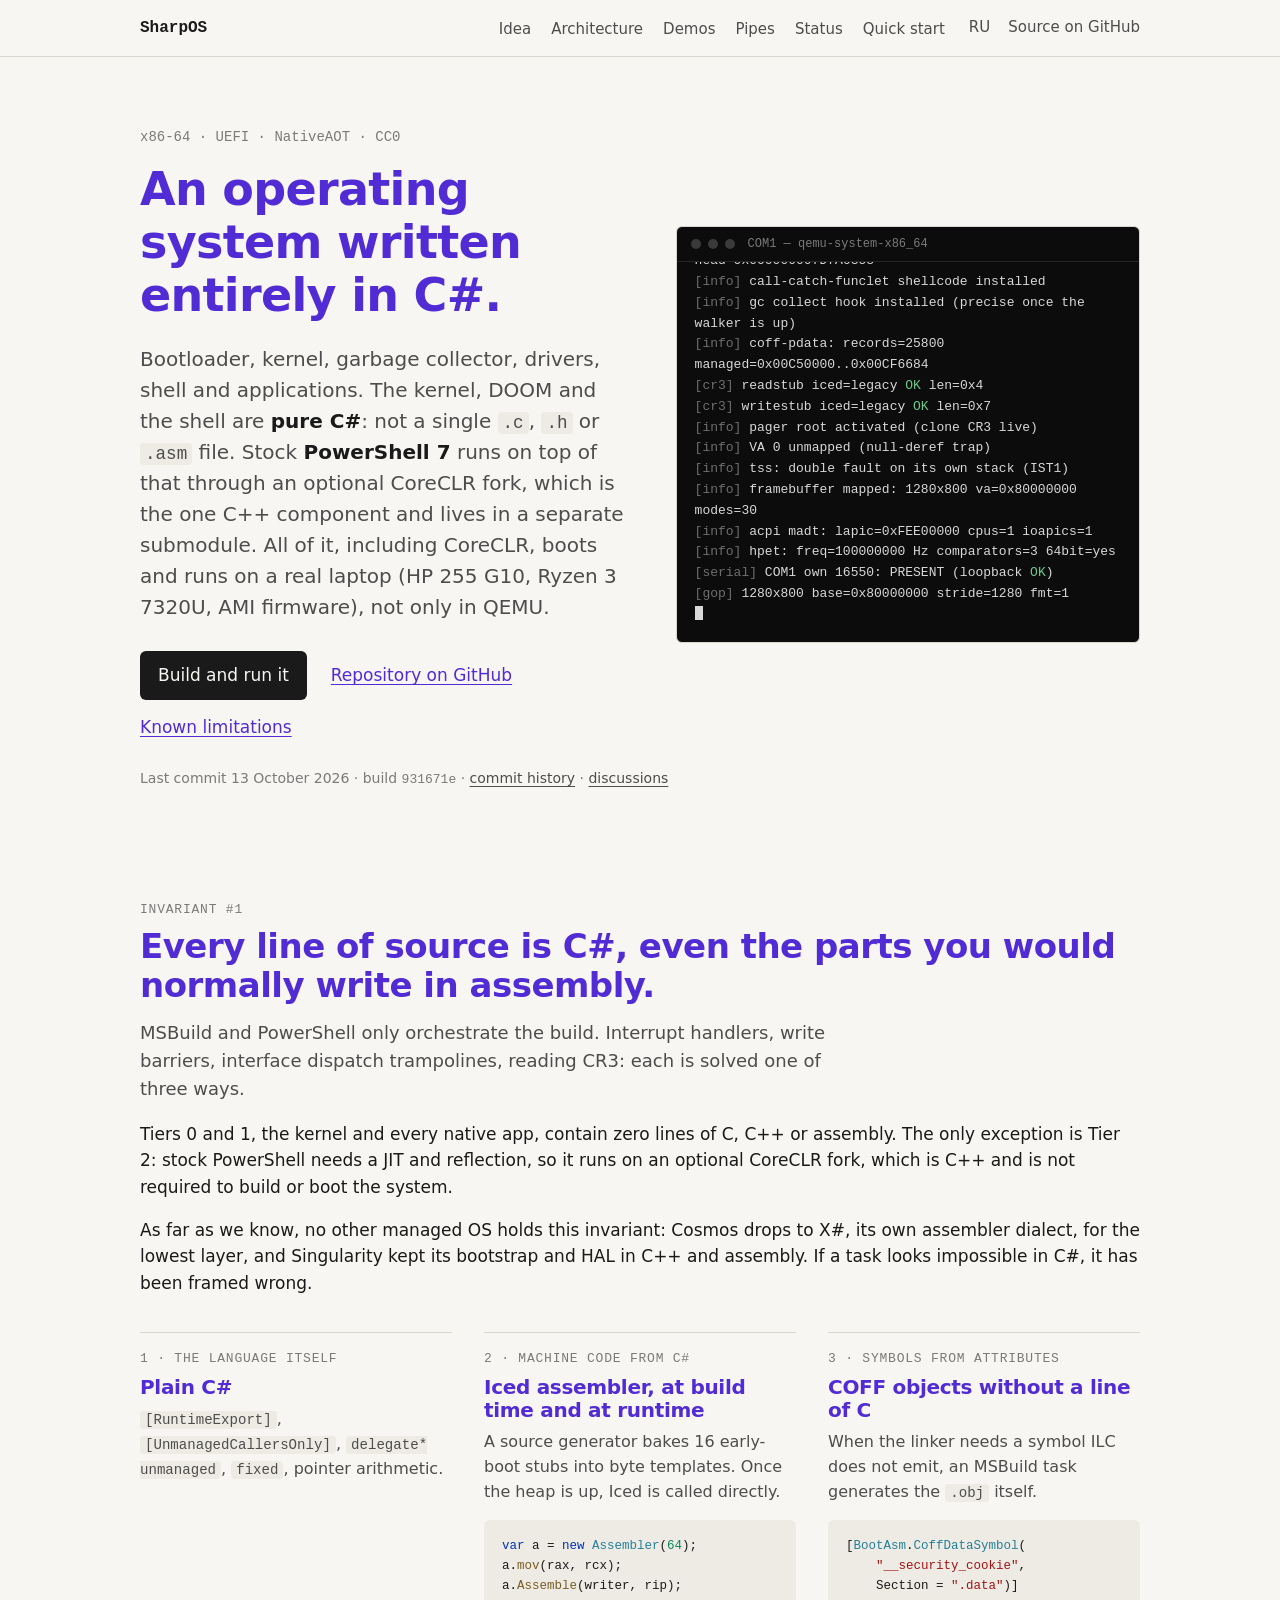
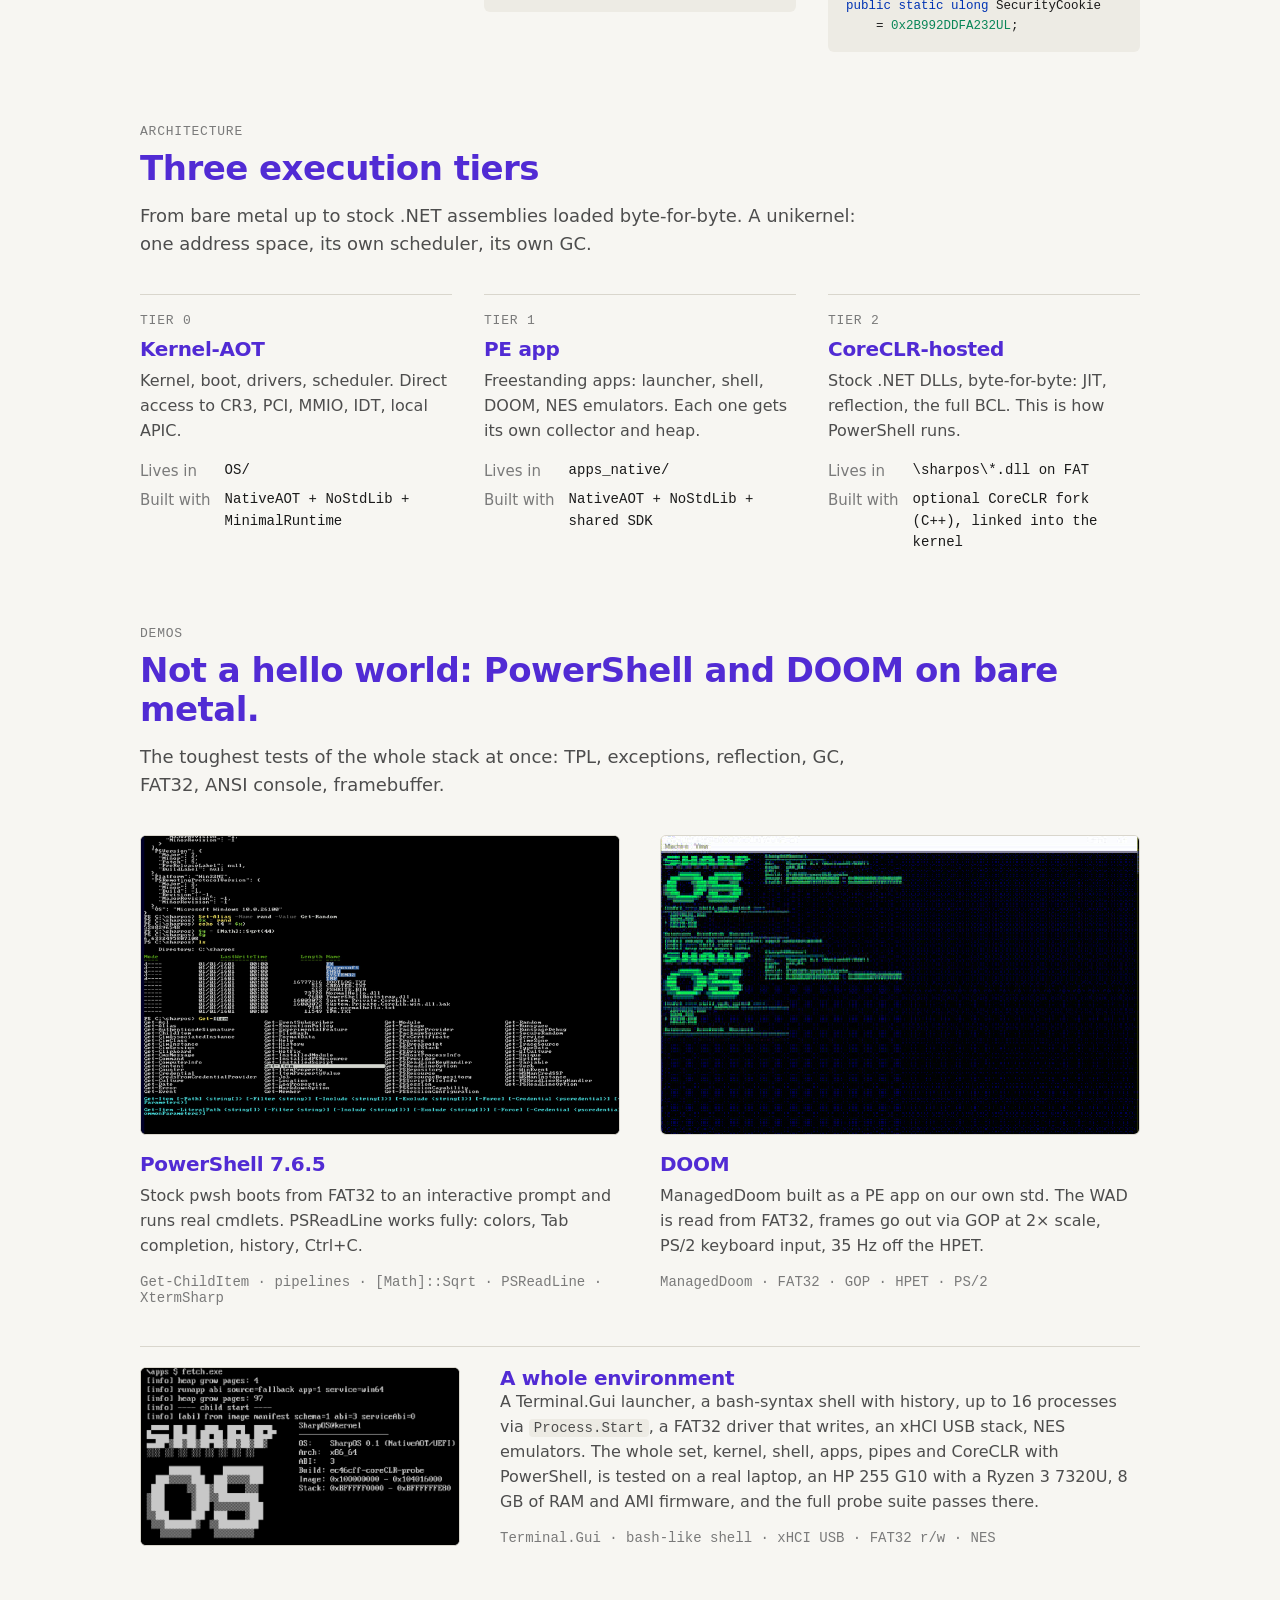
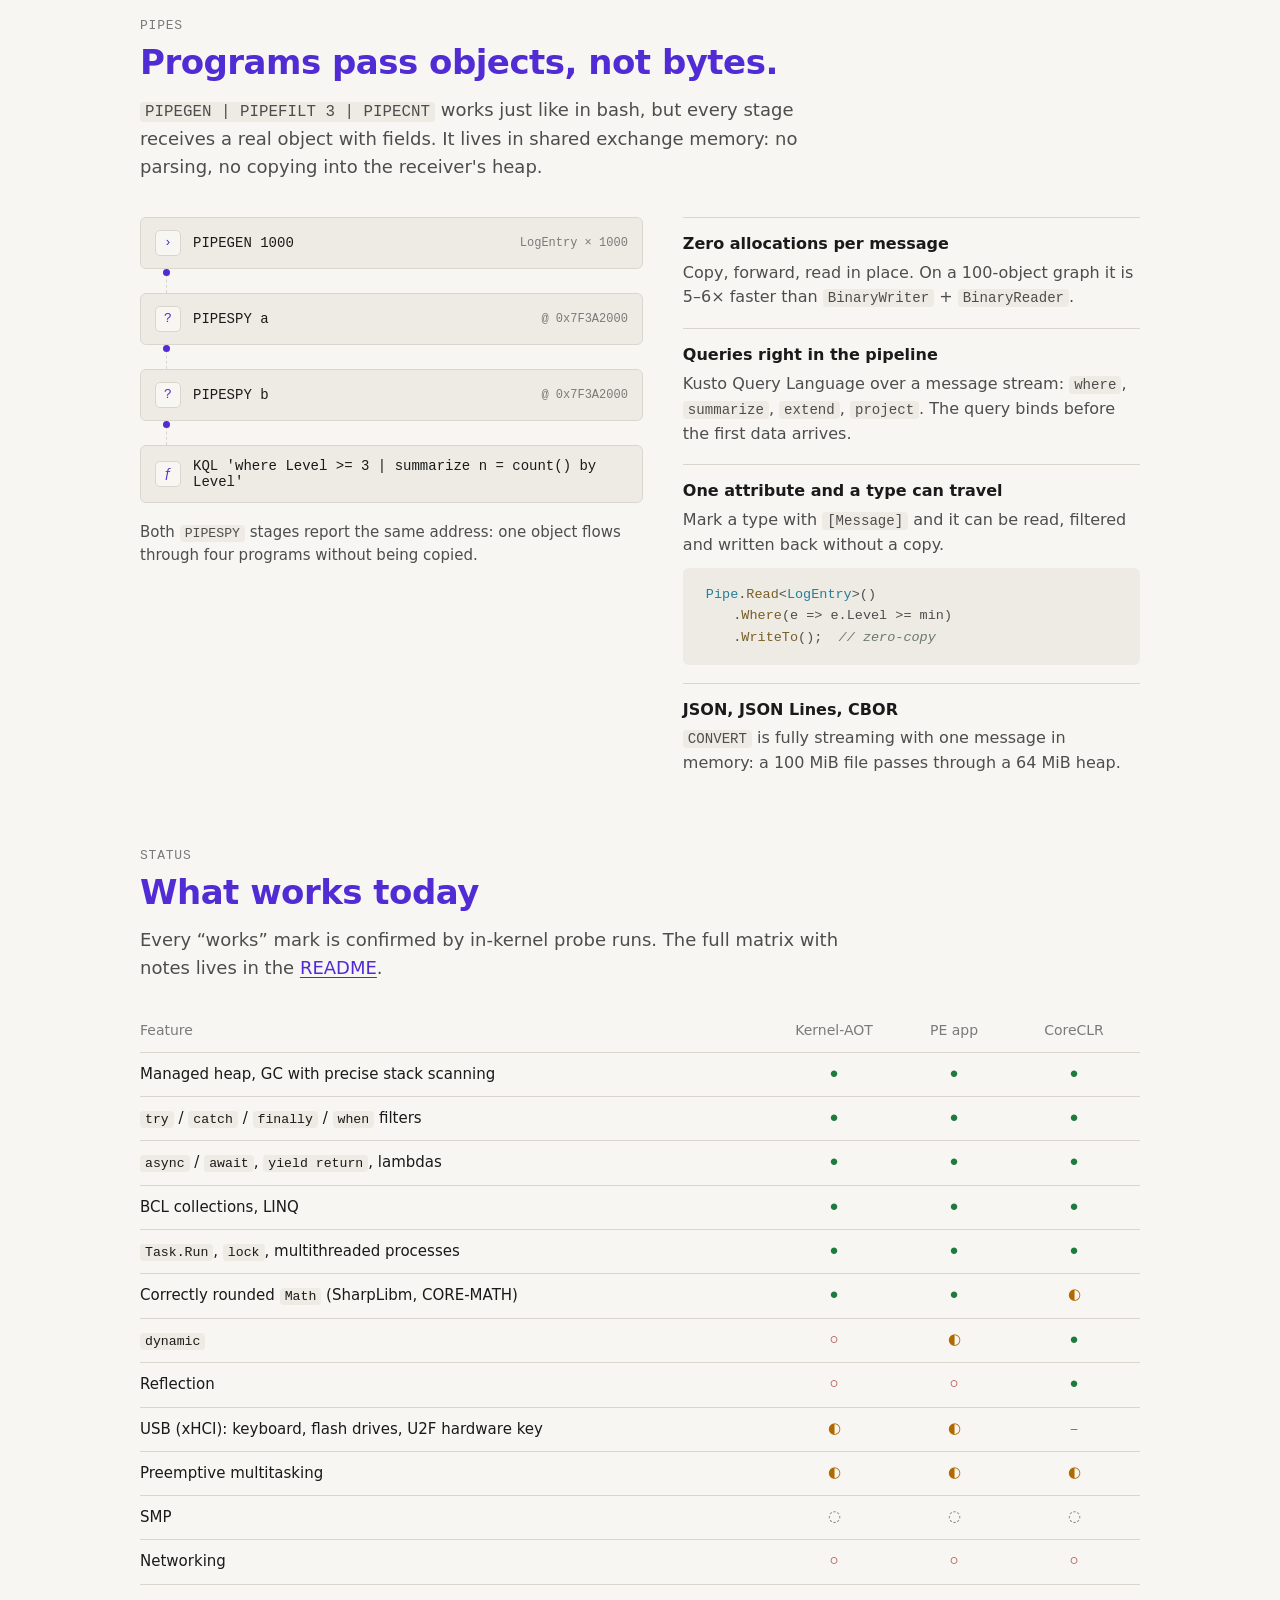
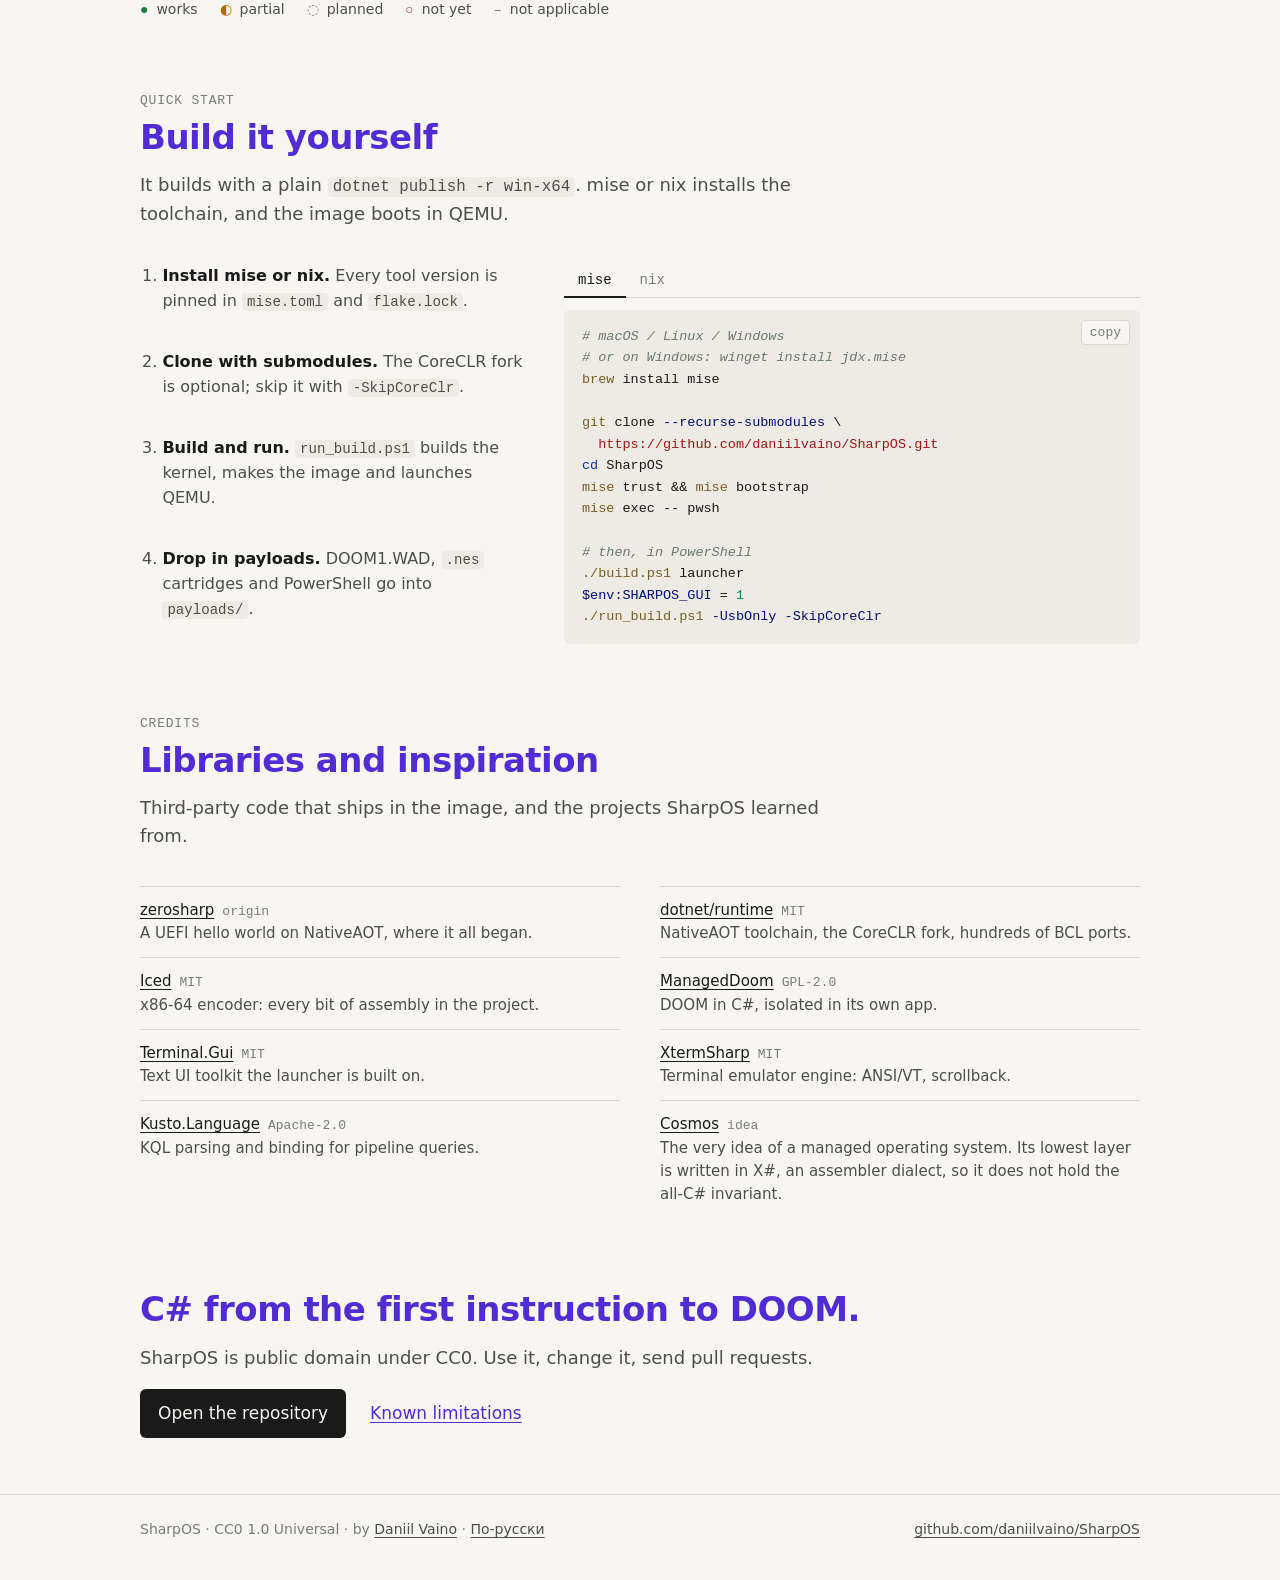
<file: index.html>
<!doctype html>
<html lang="en">
<head>
<meta charset="utf-8">
<meta name="viewport" content="width=device-width, initial-scale=1">
<title>SharpOS — an operating system written entirely in C#</title>
<meta name="description" content="An experimental x86-64 OS whose kernel, drivers, shell and apps are pure C#, with no C or assembly. Stock PowerShell 7 runs on an optional CoreCLR fork. Boots and runs on a real laptop.">
<meta name="author" content="Daniil Vaino">
<meta name="theme-color" content="#f7f6f2" media="(prefers-color-scheme: light)">
<meta name="theme-color" content="#151515" media="(prefers-color-scheme: dark)">
<meta property="og:title" content="SharpOS — an operating system written entirely in C#">
<meta property="og:description" content="Kernel, DOOM and the shell in pure C#: no .c, .h or .asm. PowerShell 7 on an optional CoreCLR fork. Runs on real hardware.">
<meta property="og:image" content="https://sharpos.net/media/screenshot.png">
<meta property="og:url" content="https://sharpos.net/">
<meta property="og:type" content="website">
<meta property="og:locale" content="en_US">
<meta name="twitter:card" content="summary_large_image">
<link rel="icon" href="data:image/svg+xml,%3Csvg xmlns='http://www.w3.org/2000/svg' viewBox='0 0 32 32'%3E%3Crect width='32' height='32' rx='6' fill='%231a1a1a'/%3E%3Ctext x='16' y='23' font-family='monospace' font-size='20' font-weight='700' text-anchor='middle' fill='%23ffffff'%3E%23%3C/text%3E%3C/svg%3E">
<link rel="canonical" href="https://sharpos.net/">
<link rel="alternate" hreflang="en" href="https://sharpos.net/">
<link rel="alternate" hreflang="ru" href="https://sharpos.net/ru/">
<link rel="alternate" hreflang="x-default" href="https://sharpos.net/">
<link rel="stylesheet" href="assets/site.css">
</head>
<body>

<nav class="nav">
  <div class="wrap">
    <a class="brand" href="#top">SharpOS</a>
    <ul>
      <li><a href="#why">Idea</a></li>
      <li><a href="#tiers">Architecture</a></li>
      <li><a href="#runs">Demos</a></li>
      <li><a href="#pipes">Pipes</a></li>
      <li><a href="#status">Status</a></li>
      <li><a href="#start">Quick start</a></li>
    </ul>
    <div class="side">
      <a href="ru/" hreflang="ru" lang="ru" title="Русская версия">RU</a>
      <a href="https://github.com/daniilvaino/SharpOS"><span class="gh-text">Source on </span>GitHub</a>
    </div>
  </div>
</nav>

<header class="hero" id="top">
  <div class="wrap">
    <div class="hero-grid">
      <div>
        <div class="eyebrow">x86-64 · UEFI · NativeAOT · CC0</div>
        <h1>An operating system written entirely in C#.</h1>
        <p class="lead">Bootloader, kernel, garbage collector, drivers, shell and applications. The kernel, DOOM and the shell are <strong>pure C#</strong>: not a single <code>.c</code>, <code>.h</code> or <code>.asm</code> file. Stock <strong>PowerShell 7</strong> runs on top of that through an optional CoreCLR fork, which is the one C++ component and lives in a separate submodule. All of it, including CoreCLR, boots and runs on a real laptop (HP 255 G10, Ryzen 3 7320U, AMI firmware), not only in QEMU.</p>
        <div class="actions">
          <a class="btn" href="#start">Build and run it</a>
          <a href="https://github.com/daniilvaino/SharpOS">Repository on GitHub</a>
          <a href="https://github.com/daniilvaino/SharpOS/blob/main/limits.md">Known limitations</a>
        </div>
      </div>
      <div class="term" aria-label="SharpOS boot log">
        <div class="term-bar"><i></i><i></i><i></i><span>COM1 — qemu-system-x86_64</span></div>
        <pre id="boot"><span class="c-dim">BdsDxe: loading Boot0002 "UEFI QEMU QEMU USB HARDDRIVE 1-0000:00:02.0-3"</span>
<span class="c-dim">BdsDxe: starting Boot0002 "UEFI QEMU QEMU USB HARDDRIVE 1-0000:00:02.0-3"</span>
<span class="c-dim">[uefi]</span> image protection: base=0x7CBBB000 size=0xD07000
<span class="c-dim">[info]</span> boot info ready, switching to the kernel stack
<span class="c-dim">[info]</span> on the kernel stack, installing the IDT
<span class="c-b">[info] SharpOS 0.1</span>
<span class="c-dim">[info]</span> build: 931671e+dirty.1014-2355-pipe-dev
<span class="c-dim">[info]</span> boot: UEFI  fw: EDK II / rev 65536
<span class="c-dim">[info]</span> caps: TextOutput Shutdown MemoryMap ExternalElf KeyboardInput
<span class="c-dim">[info]</span> idt installed
<span class="c-dim">[info]</span> memory regions: 83
<span class="c-dim">[info]</span> usable pages: 509110
<span class="c-dim">[info]</span> heap init ok
<span class="c-dim">[info]</span> iface dispatch bridge installed
<span class="c-dim">[info]</span> throw-ex shellcode: bytes=150 head=0x000000007D7A6358
<span class="c-dim">[info]</span> call-catch-funclet shellcode installed
<span class="c-dim">[info]</span> gc collect hook installed (precise once the walker is up)
<span class="c-dim">[info]</span> coff-pdata: records=25800 managed=0x00C50000..0x00CF6684
<span class="c-dim">[cr3]</span> readstub iced=legacy <span class="c-ok">OK</span> len=0x4
<span class="c-dim">[cr3]</span> writestub iced=legacy <span class="c-ok">OK</span> len=0x7
<span class="c-dim">[info]</span> pager root activated (clone CR3 live)
<span class="c-dim">[info]</span> VA 0 unmapped (null-deref trap)
<span class="c-dim">[info]</span> tss: double fault on its own stack (IST1)
<span class="c-dim">[info]</span> framebuffer mapped: 1280x800 va=0x80000000 modes=30
<span class="c-dim">[info]</span> acpi madt: lapic=0xFEE00000 cpus=1 ioapics=1
<span class="c-dim">[info]</span> hpet: freq=100000000 Hz comparators=3 64bit=yes
<span class="c-dim">[serial]</span> COM1 own 16550: PRESENT (loopback <span class="c-ok">OK</span>)
<span class="c-dim">[gop]</span> 1280x800 base=0x80000000 stride=1280 fmt=1
<span class="c-dim">[pci]</span> devs=6 ahci=0:31.2 id=0x8086:0x2922 <span class="c-ok">PASS</span>
<span class="c-dim">[usb]</span> xHCI(3.x) at 0:2.0 vid=0x1B36 did=0xD mmio=0xC000000000
<span class="c-dim">[ebs]</span> ExitBootServices <span class="c-ok">OK</span> -- POST-EBS substrate <span class="c-ok">LIVE</span>
<span class="c-dim">[apic]</span> id=0 ver=0x14 timer=1563 kHz
<span class="c-dim">[xhci]</span> port 2 connected speed=4 (usb3) slot=1 functions=storage
<span class="c-dim">[xhci]</span> port 4 connected speed=3 (usb2) slot=2 functions=keyboard
<span class="c-dim">[xhci]</span> usb keyboard attached as system input
<span class="c-dim">[fat]</span> mount=Y FAT32 bps=512 spc=8 lfn:CoreLib.dll sz=16003072 <span class="c-ok">PASS</span>
<span class="c-b">=== CoreClrProbe ===</span>
<span class="c-dim">[host]</span> GC heap limit 994 MiB of 1988 MiB usable
<span class="c-dim">[host]</span> FileOpen path="\sharpos\System.Private.CoreLib.dll"
<span class="c-dim">[fsread]</span> done sz=16003072 read_ms=38 total_ms=69
<span class="c-dim">[r2r]</span> System.Private.CoreLib: Ready to Run initialized successfully
coreclr_initialize hr=0x0
<span class="c-b">=== S_OK — CoreCLR initialized ===</span>
<span class="c-dim">[info]</span> pe launcher start
<span class="c-dim">[info]</span> config: \config\system.env read
<span class="c-dim">[info]</span> app run start: \bin\LAUNCHER.EXE

<span class="c-cy">SharpOS shell</span><span class="c-dim"> — 'help' for what exists, Tab completes, Up/Down for history, 'exit' to leave</span>
<span class="c-ok">\home</span> $ pipegen 100 | KQL 'summarize n = count() by Level'
[kql] start ms: declared=0 bind1=0 bind2=1 first=5 total=6
<span class="c-cy">Expando</span><span class="c-dim"> { </span>Level<span class="c-dim"> = </span><span class="c-w">0</span><span class="c-dim">, </span>n<span class="c-dim"> = </span><span class="c-w">20</span><span class="c-dim"> }</span>
<span class="c-cy">Expando</span><span class="c-dim"> { </span>Level<span class="c-dim"> = </span><span class="c-w">1</span><span class="c-dim">, </span>n<span class="c-dim"> = </span><span class="c-w">20</span><span class="c-dim"> }</span>
<span class="c-cy">Expando</span><span class="c-dim"> { </span>Level<span class="c-dim"> = </span><span class="c-w">2</span><span class="c-dim">, </span>n<span class="c-dim"> = </span><span class="c-w">20</span><span class="c-dim"> }</span>
<span class="c-cy">Expando</span><span class="c-dim"> { </span>Level<span class="c-dim"> = </span><span class="c-w">3</span><span class="c-dim">, </span>n<span class="c-dim"> = </span><span class="c-w">20</span><span class="c-dim"> }</span>
<span class="c-cy">Expando</span><span class="c-dim"> { </span>Level<span class="c-dim"> = </span><span class="c-w">4</span><span class="c-dim">, </span>n<span class="c-dim"> = </span><span class="c-w">20</span><span class="c-dim"> }</span>
<span class="c-ok">\home</span> $ DOOM.EXE</pre>
      </div>
    </div>
    <div class="meta">Last commit <time data-updated datetime="2026-10-13">13 October 2026</time> · build <code data-build>931671e</code> · <a href="https://github.com/daniilvaino/SharpOS/commits/main">commit history</a> · <a href="https://github.com/daniilvaino/SharpOS/discussions">discussions</a></div>
  </div>
</header>

<main>

<section id="why">
  <div class="wrap rv">
    <div class="label">Invariant #1</div>
    <h2>Every line of source is C#, even the parts you would normally write in assembly.</h2>
    <p>MSBuild and PowerShell only orchestrate the build. Interrupt handlers, write barriers, interface dispatch trampolines, reading CR3: each is solved one of three ways.</p>
    <p>Tiers 0 and 1, the kernel and every native app, contain zero lines of C, C++ or assembly. The only exception is Tier 2: stock PowerShell needs a JIT and reflection, so it runs on an optional CoreCLR fork, which is C++ and is not required to build or boot the system.</p>
    <p>As far as we know, no other managed OS holds this invariant: Cosmos drops to X#, its own assembler dialect, for the lowest layer, and Singularity kept its bootstrap and HAL in C++ and assembly. If a task looks impossible in C#, it has been framed wrong.</p>
    <div class="cols">
      <div>
        <div class="label">1 · The language itself</div>
        <h3>Plain C#</h3>
        <p><code>[RuntimeExport]</code>, <code>[UnmanagedCallersOnly]</code>, <code>delegate* unmanaged</code>, <code>fixed</code>, pointer arithmetic.</p>
      </div>
      <div>
        <div class="label">2 · Machine code from C#</div>
        <h3>Iced assembler, at build time and at runtime</h3>
        <p>A source generator bakes 16 early-boot stubs into byte templates. Once the heap is up, Iced is called directly.</p>
<pre><code><span class="k">var</span> a = <span class="k">new</span> <span class="t">Assembler</span>(<span class="n">64</span>);
a.<span class="f">mov</span>(rax, rcx);
a.<span class="f">Assemble</span>(writer, rip);</code></pre>
      </div>
      <div>
        <div class="label">3 · Symbols from attributes</div>
        <h3>COFF objects without a line of C</h3>
        <p>When the linker needs a symbol ILC does not emit, an MSBuild task generates the <code>.obj</code> itself.</p>
<pre><code>[<span class="t">BootAsm</span>.<span class="t">CoffDataSymbol</span>(
    <span class="str">"__security_cookie"</span>,
    Section = <span class="str">".data"</span>)]
<span class="k">public static ulong</span> SecurityCookie
    = <span class="n">0x2B992DDFA232UL</span>;</code></pre>
      </div>
    </div>
  </div>
</section>

<section id="tiers">
  <div class="wrap rv">
    <div class="label">Architecture</div>
    <h2>Three execution tiers</h2>
    <p>From bare metal up to stock .NET assemblies loaded byte-for-byte. A unikernel: one address space, its own scheduler, its own GC.</p>
    <div class="cols">
      <div>
        <div class="label">Tier 0</div>
        <h3>Kernel-AOT</h3>
        <p>Kernel, boot, drivers, scheduler. Direct access to CR3, PCI, MMIO, IDT, local APIC.</p>
        <dl class="kv"><dt>Lives in</dt><dd>OS/</dd><dt>Built with</dt><dd>NativeAOT + NoStdLib + MinimalRuntime</dd></dl>
      </div>
      <div>
        <div class="label">Tier 1</div>
        <h3>PE app</h3>
        <p>Freestanding apps: launcher, shell, DOOM, NES emulators. Each one gets its own collector and heap.</p>
        <dl class="kv"><dt>Lives in</dt><dd>apps_native/</dd><dt>Built with</dt><dd>NativeAOT + NoStdLib + shared SDK</dd></dl>
      </div>
      <div>
        <div class="label">Tier 2</div>
        <h3>CoreCLR-hosted</h3>
        <p>Stock .NET DLLs, byte-for-byte: JIT, reflection, the full BCL. This is how PowerShell runs.</p>
        <dl class="kv"><dt>Lives in</dt><dd>\sharpos\*.dll on FAT</dd><dt>Built with</dt><dd>optional CoreCLR fork (C++), linked into the kernel</dd></dl>
      </div>
    </div>
  </div>
</section>

<section id="runs">
  <div class="wrap rv">
    <div class="label">Demos</div>
    <h2>Not a hello world: PowerShell and DOOM on bare metal.</h2>
    <p>The toughest tests of the whole stack at once: TPL, exceptions, reflection, GC, FAT32, ANSI console, framebuffer.</p>
    <div class="demos">
      <figure class="demo rv">
        <div class="frame"><img src="media/pwsh.jpg" alt="PowerShell 7.6.5 running on SharpOS: Get-ChildItem, tab completion, variables" loading="lazy" width="1600" height="997"></div>
        <h3>PowerShell 7.6.5</h3>
        <p>Stock pwsh boots from FAT32 to an interactive prompt and runs real cmdlets. PSReadLine works fully: colors, Tab completion, history, Ctrl+C.</p>
        <div class="tags">Get-ChildItem · pipelines · [Math]::Sqrt · PSReadLine · XtermSharp</div>
      </figure>
      <figure class="demo rv">
        <div class="frame"><video src="media/doom.mp4" poster="media/doom_poster.jpg" autoplay muted loop playsinline width="386" height="262" aria-label="DOOM running on SharpOS"></video></div>
        <h3>DOOM</h3>
        <p>ManagedDoom built as a PE app on our own std. The WAD is read from FAT32, frames go out via GOP at 2× scale, PS/2 keyboard input, 35 Hz off the HPET.</p>
        <div class="tags">ManagedDoom · FAT32 · GOP · HPET · PS/2</div>
      </figure>
      <figure class="demo wide rv">
        <div class="frame"><img src="media/screenshot.png" alt="SharpOS launcher and fetch.exe output" loading="lazy" width="1600" height="855"></div>
        <div>
          <h3>A whole environment</h3>
          <p>A Terminal.Gui launcher, a bash-syntax shell with history, up to 16 processes via <code>Process.Start</code>, a FAT32 driver that writes, an xHCI USB stack, NES emulators. The whole set, kernel, shell, apps, pipes and CoreCLR with PowerShell, is tested on a real laptop, an HP 255 G10 with a Ryzen 3 7320U, 8 GB of RAM and AMI firmware, and the full probe suite passes there.</p>
          <div class="tags">Terminal.Gui · bash-like shell · xHCI USB · FAT32 r/w · NES</div>
        </div>
      </figure>
    </div>
  </div>
</section>

<section id="pipes">
  <div class="wrap rv">
    <div class="label">Pipes</div>
    <h2>Programs pass objects, not bytes.</h2>
    <p><code>PIPEGEN | PIPEFILT 3 | PIPECNT</code> works just like in bash, but every stage receives a real object with fields. It lives in shared exchange memory: no parsing, no copying into the receiver's heap.</p>
    <div class="pipes">
      <div class="flow">
        <div class="stage"><span class="ic">›</span>PIPEGEN 1000<small>LogEntry × 1000</small></div>
        <div class="conn"></div>
        <div class="stage"><span class="ic">?</span>PIPESPY a<small>@ 0x7F3A2000</small></div>
        <div class="conn"></div>
        <div class="stage"><span class="ic">?</span>PIPESPY b<small>@ 0x7F3A2000</small></div>
        <div class="conn"></div>
        <div class="stage"><span class="ic">ƒ</span>KQL 'where Level &gt;= 3 | summarize n = count() by Level'</div>
        <p class="note">Both <code>PIPESPY</code> stages report the same address: one object flows through four programs without being copied.</p>
      </div>
      <ul class="list">
        <li><b>Zero allocations per message</b>Copy, forward, read in place. On a 100-object graph it is 5–6× faster than <code>BinaryWriter</code> + <code>BinaryReader</code>.</li>
        <li><b>Queries right in the pipeline</b>Kusto Query Language over a message stream: <code>where</code>, <code>summarize</code>, <code>extend</code>, <code>project</code>. The query binds before the first data arrives.</li>
        <li><b>One attribute and a type can travel</b>Mark a type with <code>[Message]</code> and it can be read, filtered and written back without a copy.
<pre><code><span class="t">Pipe</span>.<span class="f">Read</span>&lt;<span class="t">LogEntry</span>&gt;()
    .<span class="f">Where</span>(e =&gt; e.Level &gt;= min)
    .<span class="f">WriteTo</span>();  <span class="cm">// zero-copy</span></code></pre></li>
        <li><b>JSON, JSON Lines, CBOR</b><code>CONVERT</code> is fully streaming with one message in memory: a 100 MiB file passes through a 64 MiB heap.</li>
      </ul>
    </div>
  </div>
</section>

<section id="status">
  <div class="wrap rv">
    <div class="label">Status</div>
    <h2>What works today</h2>
    <p>Every “works” mark is confirmed by in-kernel probe runs. The full matrix with notes lives in the <a href="https://github.com/daniilvaino/SharpOS#readme">README</a>.</p>
    <div class="table-scroll">
      <table>
        <thead><tr><th>Feature</th><th>Kernel-AOT</th><th>PE app</th><th>CoreCLR</th></tr></thead>
        <tbody>
          <tr><td>Managed heap, GC with precise stack scanning</td><td class="s s-y"><span aria-hidden="true">●</span><span class="sr">works</span></td><td class="s s-y"><span aria-hidden="true">●</span><span class="sr">works</span></td><td class="s s-y"><span aria-hidden="true">●</span><span class="sr">works</span></td></tr>
          <tr><td><code>try</code> / <code>catch</code> / <code>finally</code> / <code>when</code> filters</td><td class="s s-y"><span aria-hidden="true">●</span><span class="sr">works</span></td><td class="s s-y"><span aria-hidden="true">●</span><span class="sr">works</span></td><td class="s s-y"><span aria-hidden="true">●</span><span class="sr">works</span></td></tr>
          <tr><td><code>async</code> / <code>await</code>, <code>yield return</code>, lambdas</td><td class="s s-y"><span aria-hidden="true">●</span><span class="sr">works</span></td><td class="s s-y"><span aria-hidden="true">●</span><span class="sr">works</span></td><td class="s s-y"><span aria-hidden="true">●</span><span class="sr">works</span></td></tr>
          <tr><td>BCL collections, LINQ</td><td class="s s-y"><span aria-hidden="true">●</span><span class="sr">works</span></td><td class="s s-y"><span aria-hidden="true">●</span><span class="sr">works</span></td><td class="s s-y"><span aria-hidden="true">●</span><span class="sr">works</span></td></tr>
          <tr><td><code>Task.Run</code>, <code>lock</code>, multithreaded processes</td><td class="s s-y"><span aria-hidden="true">●</span><span class="sr">works</span></td><td class="s s-y"><span aria-hidden="true">●</span><span class="sr">works</span></td><td class="s s-y"><span aria-hidden="true">●</span><span class="sr">works</span></td></tr>
          <tr><td>Correctly rounded <code>Math</code> (SharpLibm, CORE-MATH)</td><td class="s s-y"><span aria-hidden="true">●</span><span class="sr">works</span></td><td class="s s-y"><span aria-hidden="true">●</span><span class="sr">works</span></td><td class="s s-p"><span aria-hidden="true">◐</span><span class="sr">partial</span></td></tr>
          <tr><td><code>dynamic</code></td><td class="s s-n"><span aria-hidden="true">○</span><span class="sr">not yet</span></td><td class="s s-p"><span aria-hidden="true">◐</span><span class="sr">partial</span></td><td class="s s-y"><span aria-hidden="true">●</span><span class="sr">works</span></td></tr>
          <tr><td>Reflection</td><td class="s s-n"><span aria-hidden="true">○</span><span class="sr">not yet</span></td><td class="s s-n"><span aria-hidden="true">○</span><span class="sr">not yet</span></td><td class="s s-y"><span aria-hidden="true">●</span><span class="sr">works</span></td></tr>
          <tr><td>USB (xHCI): keyboard, flash drives, U2F hardware key</td><td class="s s-p"><span aria-hidden="true">◐</span><span class="sr">partial</span></td><td class="s s-p"><span aria-hidden="true">◐</span><span class="sr">partial</span></td><td class="s s-x"><span aria-hidden="true">–</span><span class="sr">not applicable</span></td></tr>
          <tr><td>Preemptive multitasking</td><td class="s s-p"><span aria-hidden="true">◐</span><span class="sr">partial</span></td><td class="s s-p"><span aria-hidden="true">◐</span><span class="sr">partial</span></td><td class="s s-p"><span aria-hidden="true">◐</span><span class="sr">partial</span></td></tr>
          <tr><td>SMP</td><td class="s s-l"><span aria-hidden="true">◌</span><span class="sr">planned</span></td><td class="s s-l"><span aria-hidden="true">◌</span><span class="sr">planned</span></td><td class="s s-l"><span aria-hidden="true">◌</span><span class="sr">planned</span></td></tr>
          <tr><td>Networking</td><td class="s s-n"><span aria-hidden="true">○</span><span class="sr">not yet</span></td><td class="s s-n"><span aria-hidden="true">○</span><span class="sr">not yet</span></td><td class="s s-n"><span aria-hidden="true">○</span><span class="sr">not yet</span></td></tr>
        </tbody>
      </table>
    </div>
    <div class="legend">
      <span class="s-y">works</span>
      <span class="s-p">partial</span>
      <span class="s-l">planned</span>
      <span class="s-n">not yet</span>
      <span class="s-x">not applicable</span>
    </div>
  </div>
</section>

<section id="start">
  <div class="wrap rv">
    <div class="label">Quick start</div>
    <h2>Build it yourself</h2>
    <p>It builds with a plain <code>dotnet publish -r win-x64</code>. mise or nix installs the toolchain, and the image boots in QEMU.</p>
    <div class="start">
      <ol class="steps">
        <li><b>Install mise or nix.</b> Every tool version is pinned in <code>mise.toml</code> and <code>flake.lock</code>.</li>
        <li><b>Clone with submodules.</b> The CoreCLR fork is optional; skip it with <code>-SkipCoreClr</code>.</li>
        <li><b>Build and run.</b> <code>run_build.ps1</code> builds the kernel, makes the image and launches QEMU.</li>
        <li><b>Drop in payloads.</b> DOOM1.WAD, <code>.nes</code> cartridges and PowerShell go into <code>payloads/</code>.</li>
      </ol>
      <div>
        <div class="tabs" role="tablist" aria-label="Toolchain">
          <button role="tab" aria-selected="true" data-t="mise">mise</button>
          <button role="tab" aria-selected="false" data-t="nix">nix</button>
        </div>
        <div class="panel on" id="p-mise">
          <button class="copy" data-done="copied" data-fail="failed">copy</button>
<pre><code><span class="cm"># macOS / Linux / Windows</span>
<span class="cm"># or on Windows: winget install jdx.mise</span>
<span class="f">brew</span> install mise

<span class="f">git</span> clone <span class="v">--recurse-submodules</span> \
  <span class="str">https://github.com/daniilvaino/SharpOS.git</span>
<span class="k">cd</span> SharpOS
<span class="f">mise</span> trust &amp;&amp; <span class="f">mise</span> bootstrap
<span class="f">mise</span> exec -- pwsh

<span class="cm"># then, in PowerShell</span>
<span class="f">./build.ps1</span> launcher
<span class="v">$env:SHARPOS_GUI</span> = <span class="n">1</span>
<span class="f">./run_build.ps1</span> <span class="v">-UsbOnly -SkipCoreClr</span></code></pre>
        </div>
        <div class="panel" id="p-nix">
          <button class="copy" data-done="copied" data-fail="failed">copy</button>
<pre><code><span class="cm"># NixOS or any Linux with flakes enabled</span>
<span class="f">git</span> clone <span class="v">--recurse-submodules</span> \
  <span class="str">https://github.com/daniilvaino/SharpOS.git</span>
<span class="k">cd</span> SharpOS
<span class="f">nix</span> develop <span class="v">--command</span> pwsh

<span class="cm"># then, in PowerShell</span>
<span class="f">./build.ps1</span> launcher
<span class="v">$env:SHARPOS_GUI</span> = <span class="n">1</span>
<span class="f">./run_build.ps1</span> <span class="v">-UsbOnly -SkipCoreClr</span></code></pre>
        </div>
      </div>
    </div>
  </div>
</section>

<section id="credits">
  <div class="wrap rv">
    <div class="label">Credits</div>
    <h2>Libraries and inspiration</h2>
    <p>Third-party code that ships in the image, and the projects SharpOS learned from.</p>
    <ul class="credits">
      <li><a href="https://github.com/MichalStrehovsky/zerosharp">zerosharp</a><small>origin</small><br>A UEFI hello world on NativeAOT, where it all began.</li>
      <li><a href="https://github.com/dotnet/runtime">dotnet/runtime</a><small>MIT</small><br>NativeAOT toolchain, the CoreCLR fork, hundreds of BCL ports.</li>
      <li><a href="https://github.com/icedland/iced">Iced</a><small>MIT</small><br>x86-64 encoder: every bit of assembly in the project.</li>
      <li><a href="https://github.com/sinshu/managed-doom">ManagedDoom</a><small>GPL-2.0</small><br>DOOM in C#, isolated in its own app.</li>
      <li><a href="https://github.com/gui-cs/Terminal.Gui">Terminal.Gui</a><small>MIT</small><br>Text UI toolkit the launcher is built on.</li>
      <li><a href="https://github.com/migueldeicaza/XtermSharp">XtermSharp</a><small>MIT</small><br>Terminal emulator engine: ANSI/VT, scrollback.</li>
      <li><a href="https://github.com/microsoft/Kusto-Query-Language">Kusto.Language</a><small>Apache-2.0</small><br>KQL parsing and binding for pipeline queries.</li>
      <li><a href="https://github.com/CosmosOS/Cosmos">Cosmos</a><small>idea</small><br>The very idea of a managed operating system. Its lowest layer is written in X#, an assembler dialect, so it does not hold the all-C# invariant.</li>
    </ul>
  </div>
</section>

<section class="end">
  <div class="wrap rv">
    <h2>C# from the first instruction to DOOM.</h2>
    <p>SharpOS is public domain under CC0. Use it, change it, send pull requests.</p>
    <div class="actions">
      <a class="btn" href="https://github.com/daniilvaino/SharpOS">Open the repository</a>
      <a href="https://github.com/daniilvaino/SharpOS/blob/main/limits.md">Known limitations</a>
    </div>
  </div>
</section>

</main>

<footer>
  <div class="wrap">
    <span>SharpOS · CC0 1.0 Universal · by <a href="https://github.com/daniilvaino">Daniil Vaino</a> · <a href="ru/" hreflang="ru" lang="ru">По-русски</a></span>
    <a href="https://github.com/daniilvaino/SharpOS">github.com/daniilvaino/SharpOS</a>
  </div>
</footer>
<script src="assets/site.js"></script>
</body>
</html>
</file>
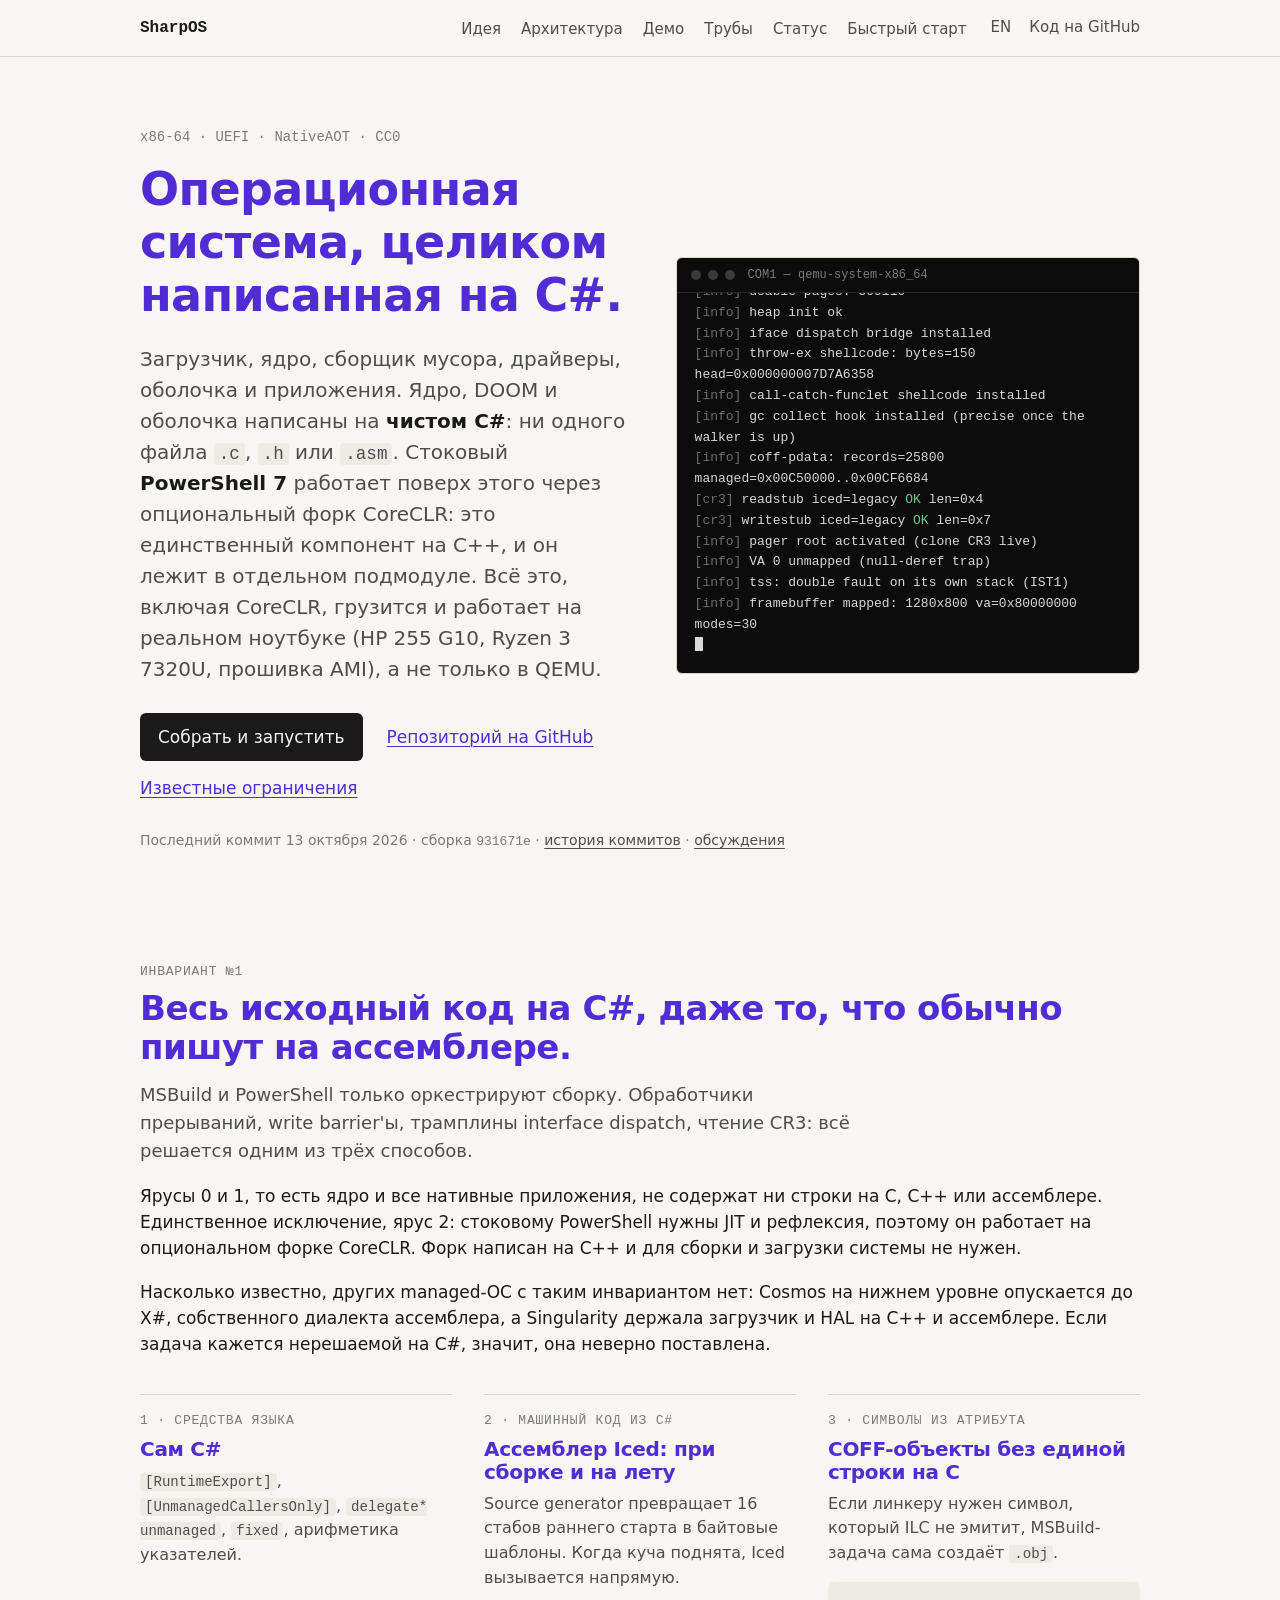
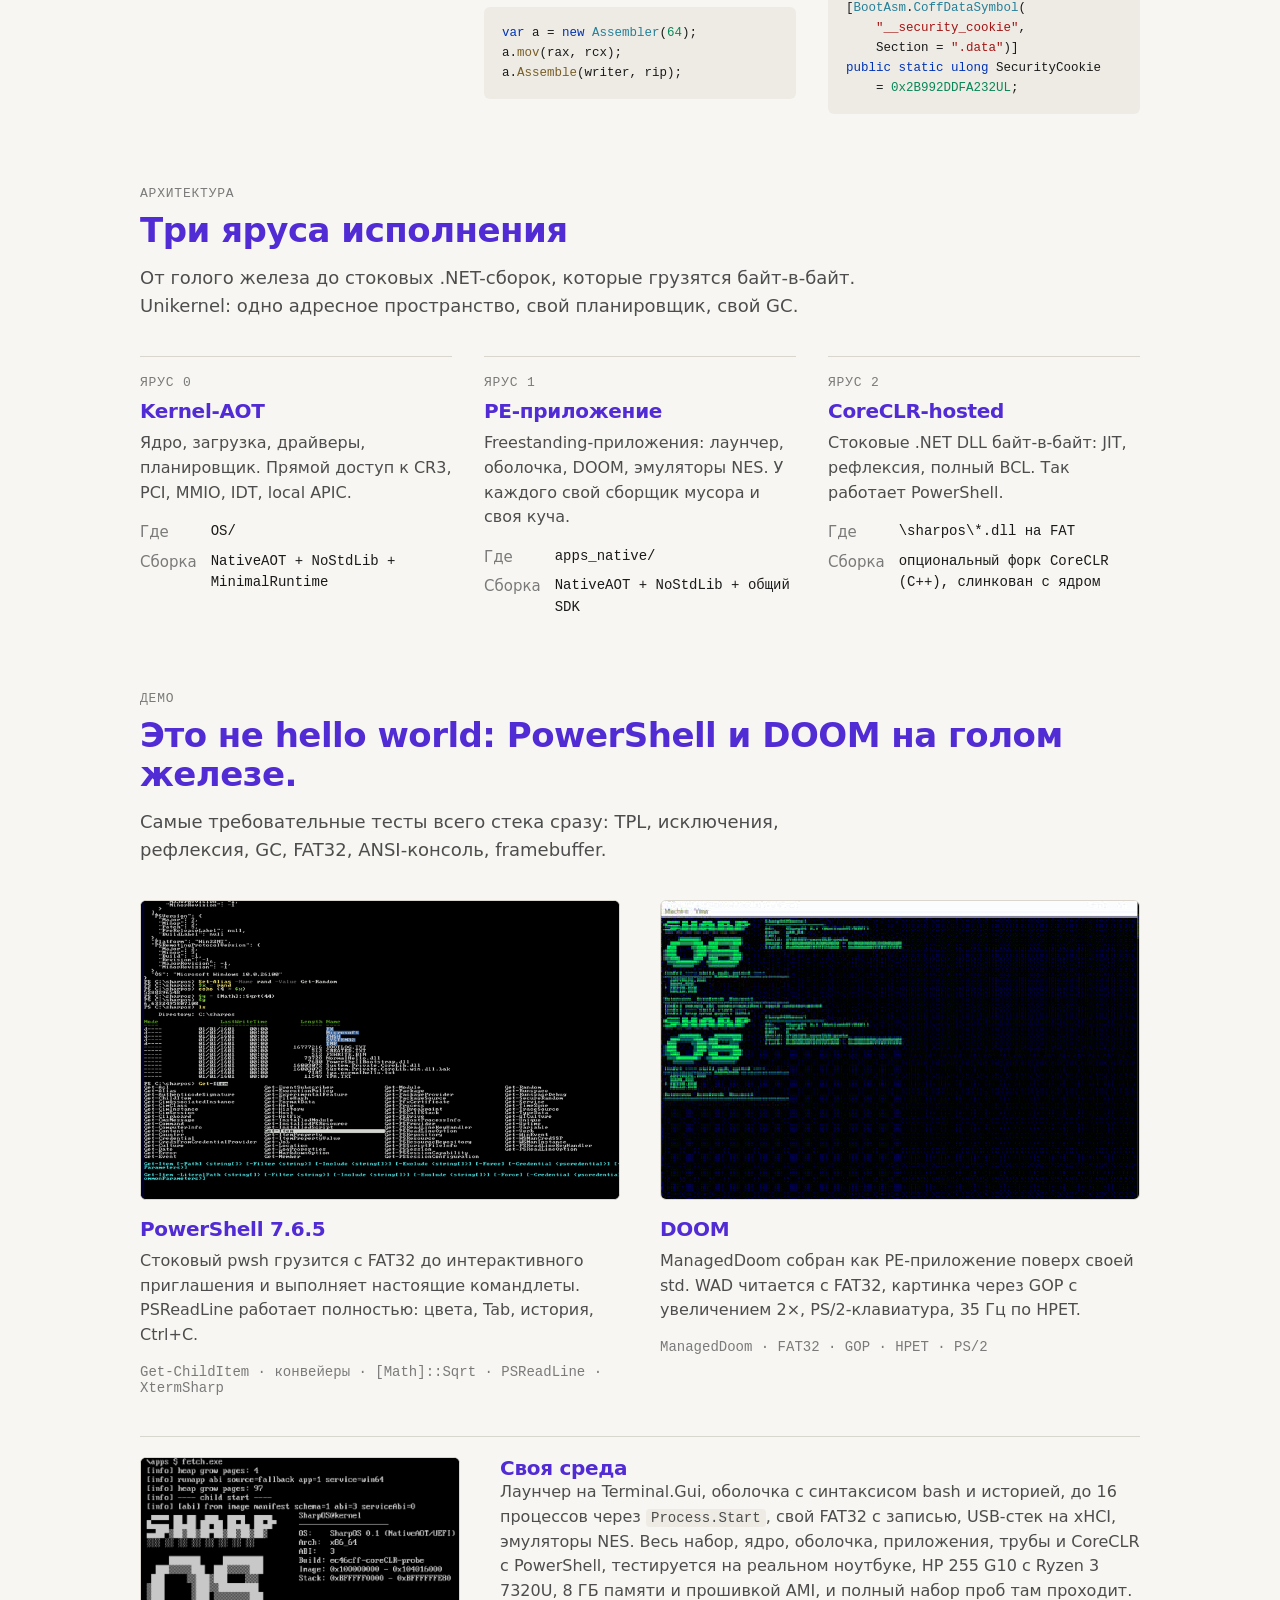
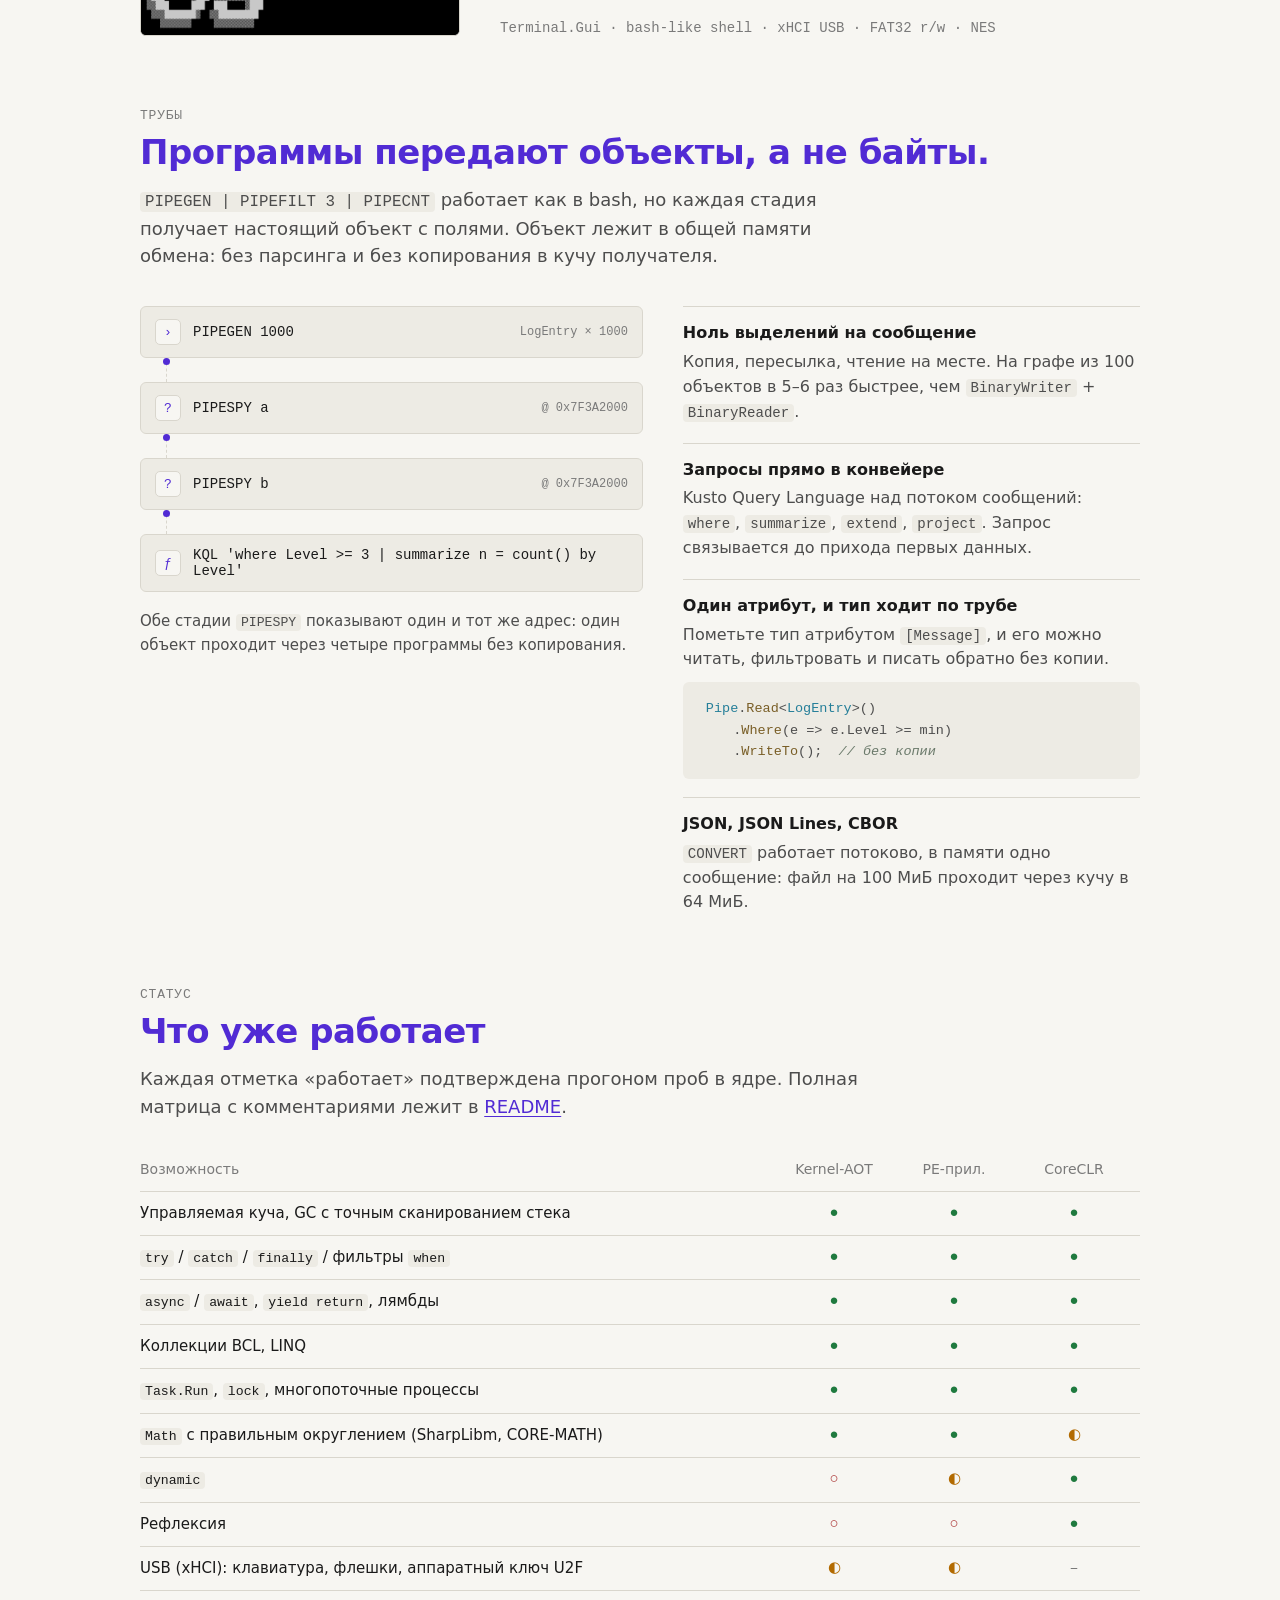
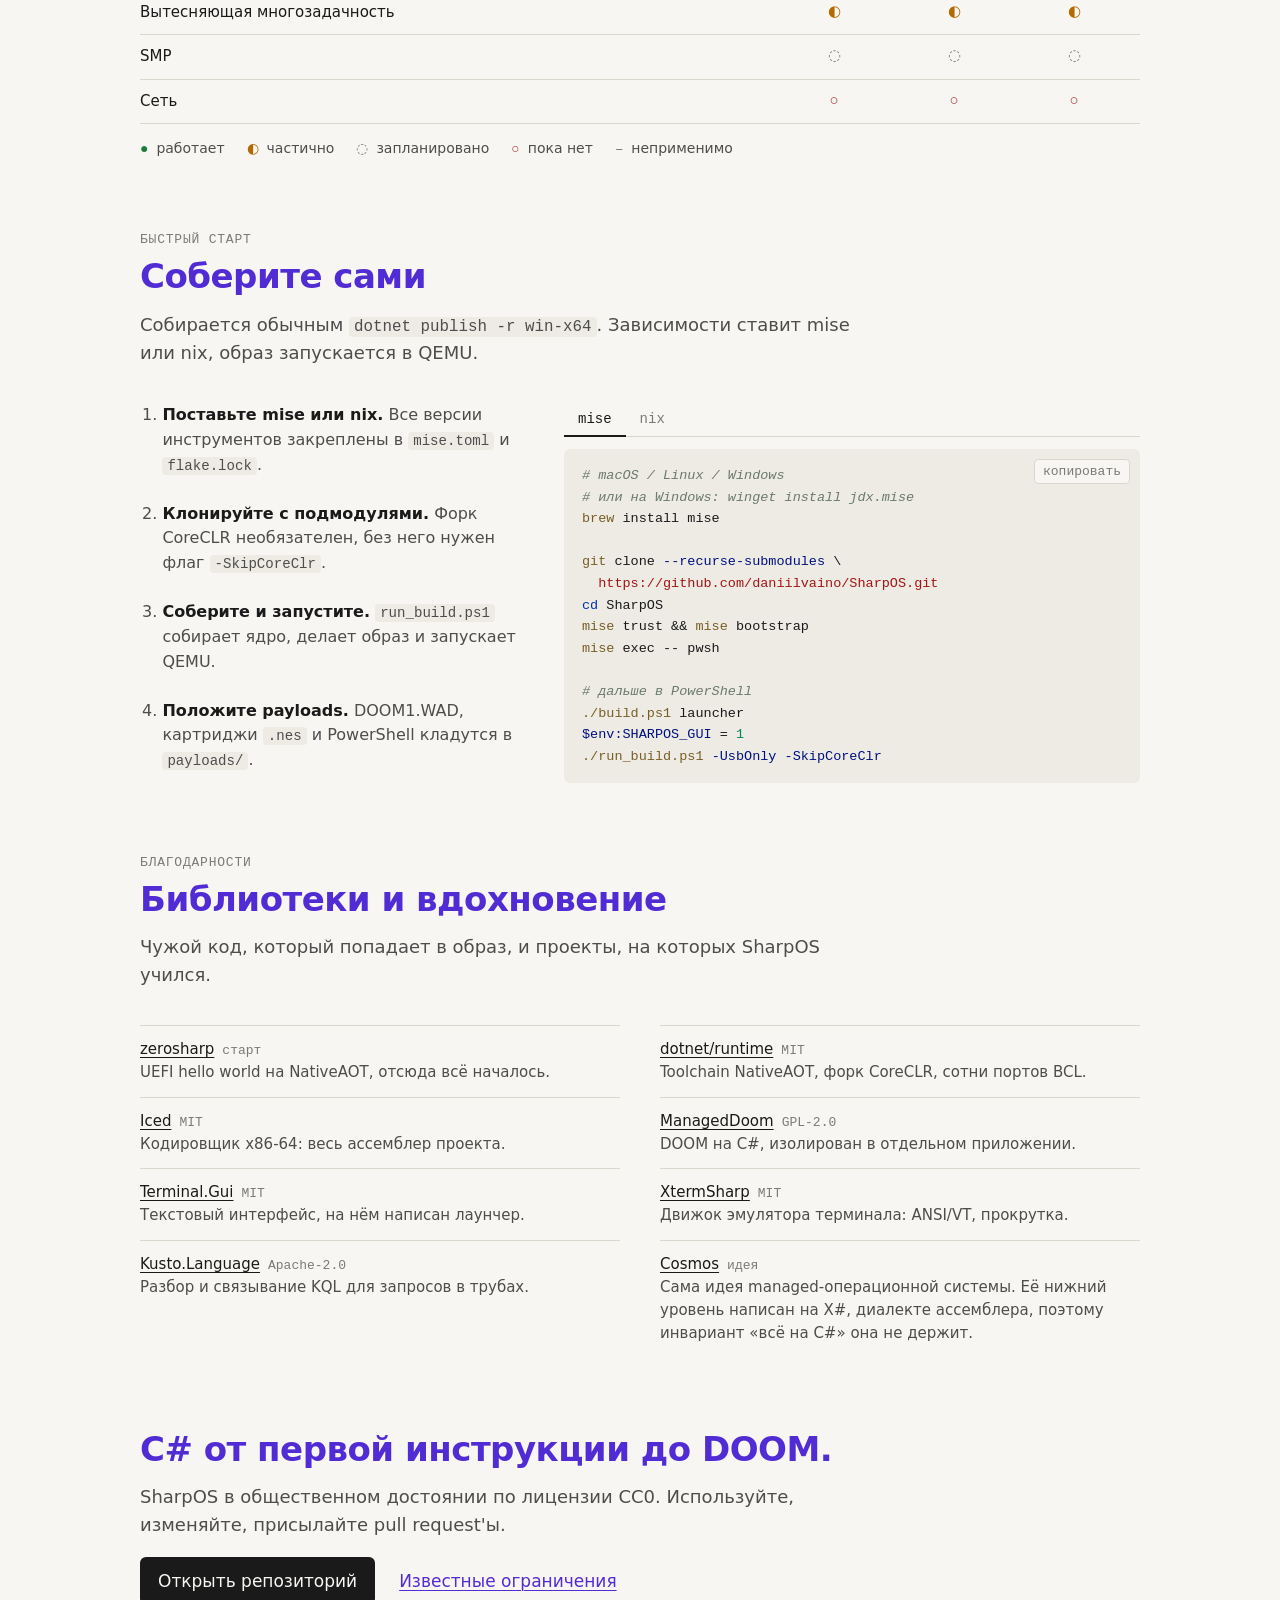
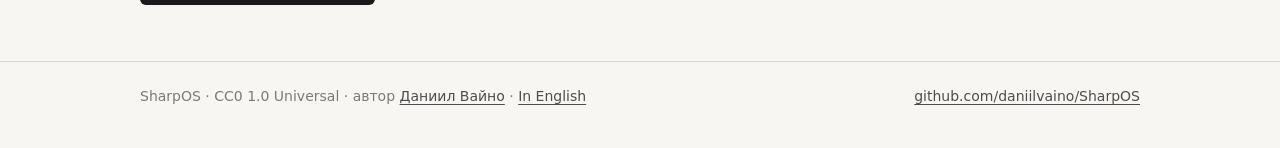
<file: ru/index.html>
<!doctype html>
<html lang="ru">
<head>
<meta charset="utf-8">
<meta name="viewport" content="width=device-width, initial-scale=1">
<title>SharpOS — операционная система, целиком написанная на C#</title>
<meta name="description" content="Экспериментальная ОС для x86-64: ядро, драйверы, оболочка и приложения на чистом C#, без C и ассемблера. Стоковый PowerShell 7 работает на опциональном форке CoreCLR. Грузится и работает на реальном ноутбуке.">
<meta name="author" content="Daniil Vaino">
<meta name="theme-color" content="#f7f6f2" media="(prefers-color-scheme: light)">
<meta name="theme-color" content="#151515" media="(prefers-color-scheme: dark)">
<meta property="og:title" content="SharpOS — операционная система, целиком написанная на C#">
<meta property="og:description" content="Ядро, DOOM и оболочка на чистом C#: ни одного .c, .h или .asm. PowerShell 7 на опциональном форке CoreCLR. Работает на реальном железе.">
<meta property="og:image" content="https://sharpos.net/media/screenshot.png">
<meta property="og:url" content="https://sharpos.net/ru/">
<meta property="og:type" content="website">
<meta property="og:locale" content="ru_RU">
<meta name="twitter:card" content="summary_large_image">
<link rel="icon" href="data:image/svg+xml,%3Csvg xmlns='http://www.w3.org/2000/svg' viewBox='0 0 32 32'%3E%3Crect width='32' height='32' rx='6' fill='%231a1a1a'/%3E%3Ctext x='16' y='23' font-family='monospace' font-size='20' font-weight='700' text-anchor='middle' fill='%23ffffff'%3E%23%3C/text%3E%3C/svg%3E">
<link rel="canonical" href="https://sharpos.net/ru/">
<link rel="alternate" hreflang="en" href="https://sharpos.net/">
<link rel="alternate" hreflang="ru" href="https://sharpos.net/ru/">
<link rel="alternate" hreflang="x-default" href="https://sharpos.net/">
<link rel="stylesheet" href="../assets/site.css">
</head>
<body>

<nav class="nav">
  <div class="wrap">
    <a class="brand" href="#top">SharpOS</a>
    <ul>
      <li><a href="#why">Идея</a></li>
      <li><a href="#tiers">Архитектура</a></li>
      <li><a href="#runs">Демо</a></li>
      <li><a href="#pipes">Трубы</a></li>
      <li><a href="#status">Статус</a></li>
      <li><a href="#start">Быстрый старт</a></li>
    </ul>
    <div class="side">
      <a href="../" hreflang="en" lang="en" title="English version">EN</a>
      <a href="https://github.com/daniilvaino/SharpOS"><span class="gh-text">Код на </span>GitHub</a>
    </div>
  </div>
</nav>

<header class="hero" id="top">
  <div class="wrap">
    <div class="hero-grid">
      <div>
        <div class="eyebrow">x86-64 · UEFI · NativeAOT · CC0</div>
        <h1>Операционная система, целиком написанная на C#.</h1>
        <p class="lead">Загрузчик, ядро, сборщик мусора, драйверы, оболочка и приложения. Ядро, DOOM и оболочка написаны на <strong>чистом C#</strong>: ни одного файла <code>.c</code>, <code>.h</code> или <code>.asm</code>. Стоковый <strong>PowerShell 7</strong> работает поверх этого через опциональный форк CoreCLR: это единственный компонент на C++, и он лежит в отдельном подмодуле. Всё это, включая CoreCLR, грузится и работает на реальном ноутбуке (HP 255 G10, Ryzen 3 7320U, прошивка AMI), а не только в QEMU.</p>
        <div class="actions">
          <a class="btn" href="#start">Собрать и запустить</a>
          <a href="https://github.com/daniilvaino/SharpOS">Репозиторий на GitHub</a>
          <a href="https://github.com/daniilvaino/SharpOS/blob/main/limits.md">Известные ограничения</a>
        </div>
      </div>
      <div class="term" aria-label="Лог загрузки SharpOS">
        <div class="term-bar"><i></i><i></i><i></i><span>COM1 — qemu-system-x86_64</span></div>
        <pre id="boot"><span class="c-dim">BdsDxe: loading Boot0002 "UEFI QEMU QEMU USB HARDDRIVE 1-0000:00:02.0-3"</span>
<span class="c-dim">BdsDxe: starting Boot0002 "UEFI QEMU QEMU USB HARDDRIVE 1-0000:00:02.0-3"</span>
<span class="c-dim">[uefi]</span> image protection: base=0x7CBBB000 size=0xD07000
<span class="c-dim">[info]</span> boot info ready, switching to the kernel stack
<span class="c-dim">[info]</span> on the kernel stack, installing the IDT
<span class="c-b">[info] SharpOS 0.1</span>
<span class="c-dim">[info]</span> build: 931671e+dirty.1014-2355-pipe-dev
<span class="c-dim">[info]</span> boot: UEFI  fw: EDK II / rev 65536
<span class="c-dim">[info]</span> caps: TextOutput Shutdown MemoryMap ExternalElf KeyboardInput
<span class="c-dim">[info]</span> idt installed
<span class="c-dim">[info]</span> memory regions: 83
<span class="c-dim">[info]</span> usable pages: 509110
<span class="c-dim">[info]</span> heap init ok
<span class="c-dim">[info]</span> iface dispatch bridge installed
<span class="c-dim">[info]</span> throw-ex shellcode: bytes=150 head=0x000000007D7A6358
<span class="c-dim">[info]</span> call-catch-funclet shellcode installed
<span class="c-dim">[info]</span> gc collect hook installed (precise once the walker is up)
<span class="c-dim">[info]</span> coff-pdata: records=25800 managed=0x00C50000..0x00CF6684
<span class="c-dim">[cr3]</span> readstub iced=legacy <span class="c-ok">OK</span> len=0x4
<span class="c-dim">[cr3]</span> writestub iced=legacy <span class="c-ok">OK</span> len=0x7
<span class="c-dim">[info]</span> pager root activated (clone CR3 live)
<span class="c-dim">[info]</span> VA 0 unmapped (null-deref trap)
<span class="c-dim">[info]</span> tss: double fault on its own stack (IST1)
<span class="c-dim">[info]</span> framebuffer mapped: 1280x800 va=0x80000000 modes=30
<span class="c-dim">[info]</span> acpi madt: lapic=0xFEE00000 cpus=1 ioapics=1
<span class="c-dim">[info]</span> hpet: freq=100000000 Hz comparators=3 64bit=yes
<span class="c-dim">[serial]</span> COM1 own 16550: PRESENT (loopback <span class="c-ok">OK</span>)
<span class="c-dim">[gop]</span> 1280x800 base=0x80000000 stride=1280 fmt=1
<span class="c-dim">[pci]</span> devs=6 ahci=0:31.2 id=0x8086:0x2922 <span class="c-ok">PASS</span>
<span class="c-dim">[usb]</span> xHCI(3.x) at 0:2.0 vid=0x1B36 did=0xD mmio=0xC000000000
<span class="c-dim">[ebs]</span> ExitBootServices <span class="c-ok">OK</span> -- POST-EBS substrate <span class="c-ok">LIVE</span>
<span class="c-dim">[apic]</span> id=0 ver=0x14 timer=1563 kHz
<span class="c-dim">[xhci]</span> port 2 connected speed=4 (usb3) slot=1 functions=storage
<span class="c-dim">[xhci]</span> port 4 connected speed=3 (usb2) slot=2 functions=keyboard
<span class="c-dim">[xhci]</span> usb keyboard attached as system input
<span class="c-dim">[fat]</span> mount=Y FAT32 bps=512 spc=8 lfn:CoreLib.dll sz=16003072 <span class="c-ok">PASS</span>
<span class="c-b">=== CoreClrProbe ===</span>
<span class="c-dim">[host]</span> GC heap limit 994 MiB of 1988 MiB usable
<span class="c-dim">[host]</span> FileOpen path="\sharpos\System.Private.CoreLib.dll"
<span class="c-dim">[fsread]</span> done sz=16003072 read_ms=38 total_ms=69
<span class="c-dim">[r2r]</span> System.Private.CoreLib: Ready to Run initialized successfully
coreclr_initialize hr=0x0
<span class="c-b">=== S_OK — CoreCLR initialized ===</span>
<span class="c-dim">[info]</span> pe launcher start
<span class="c-dim">[info]</span> config: \config\system.env read
<span class="c-dim">[info]</span> app run start: \bin\LAUNCHER.EXE

<span class="c-cy">SharpOS shell</span><span class="c-dim"> — 'help' for what exists, Tab completes, Up/Down for history, 'exit' to leave</span>
<span class="c-ok">\home</span> $ pipegen 100 | KQL 'summarize n = count() by Level'
[kql] start ms: declared=0 bind1=0 bind2=1 first=5 total=6
<span class="c-cy">Expando</span><span class="c-dim"> { </span>Level<span class="c-dim"> = </span><span class="c-w">0</span><span class="c-dim">, </span>n<span class="c-dim"> = </span><span class="c-w">20</span><span class="c-dim"> }</span>
<span class="c-cy">Expando</span><span class="c-dim"> { </span>Level<span class="c-dim"> = </span><span class="c-w">1</span><span class="c-dim">, </span>n<span class="c-dim"> = </span><span class="c-w">20</span><span class="c-dim"> }</span>
<span class="c-cy">Expando</span><span class="c-dim"> { </span>Level<span class="c-dim"> = </span><span class="c-w">2</span><span class="c-dim">, </span>n<span class="c-dim"> = </span><span class="c-w">20</span><span class="c-dim"> }</span>
<span class="c-cy">Expando</span><span class="c-dim"> { </span>Level<span class="c-dim"> = </span><span class="c-w">3</span><span class="c-dim">, </span>n<span class="c-dim"> = </span><span class="c-w">20</span><span class="c-dim"> }</span>
<span class="c-cy">Expando</span><span class="c-dim"> { </span>Level<span class="c-dim"> = </span><span class="c-w">4</span><span class="c-dim">, </span>n<span class="c-dim"> = </span><span class="c-w">20</span><span class="c-dim"> }</span>
<span class="c-ok">\home</span> $ DOOM.EXE</pre>
      </div>
    </div>
    <div class="meta">Последний коммит <time data-updated datetime="2026-10-13">13 октября 2026</time> · сборка <code data-build>931671e</code> · <a href="https://github.com/daniilvaino/SharpOS/commits/main">история коммитов</a> · <a href="https://github.com/daniilvaino/SharpOS/discussions">обсуждения</a></div>
  </div>
</header>

<main>

<section id="why">
  <div class="wrap rv">
    <div class="label">Инвариант №1</div>
    <h2>Весь исходный код на C#, даже то, что обычно пишут на ассемблере.</h2>
    <p>MSBuild и PowerShell только оркестрируют сборку. Обработчики прерываний, write barrier'ы, трамплины interface dispatch, чтение CR3: всё решается одним из трёх способов.</p>
    <p>Ярусы 0 и 1, то есть ядро и все нативные приложения, не содержат ни строки на C, C++ или ассемблере. Единственное исключение, ярус 2: стоковому PowerShell нужны JIT и рефлексия, поэтому он работает на опциональном форке CoreCLR. Форк написан на C++ и для сборки и загрузки системы не нужен.</p>
    <p>Насколько известно, других managed-ОС с таким инвариантом нет: Cosmos на нижнем уровне опускается до X#, собственного диалекта ассемблера, а Singularity держала загрузчик и HAL на C++ и ассемблере. Если задача кажется нерешаемой на C#, значит, она неверно поставлена.</p>
    <div class="cols">
      <div>
        <div class="label">1 · Средства языка</div>
        <h3>Сам C#</h3>
        <p><code>[RuntimeExport]</code>, <code>[UnmanagedCallersOnly]</code>, <code>delegate* unmanaged</code>, <code>fixed</code>, арифметика указателей.</p>
      </div>
      <div>
        <div class="label">2 · Машинный код из C#</div>
        <h3>Ассемблер Iced: при сборке и на лету</h3>
        <p>Source generator превращает 16 стабов раннего старта в байтовые шаблоны. Когда куча поднята, Iced вызывается напрямую.</p>
<pre><code><span class="k">var</span> a = <span class="k">new</span> <span class="t">Assembler</span>(<span class="n">64</span>);
a.<span class="f">mov</span>(rax, rcx);
a.<span class="f">Assemble</span>(writer, rip);</code></pre>
      </div>
      <div>
        <div class="label">3 · Символы из атрибута</div>
        <h3>COFF-объекты без единой строки на C</h3>
        <p>Если линкеру нужен символ, который ILC не эмитит, MSBuild-задача сама создаёт <code>.obj</code>.</p>
<pre><code>[<span class="t">BootAsm</span>.<span class="t">CoffDataSymbol</span>(
    <span class="str">"__security_cookie"</span>,
    Section = <span class="str">".data"</span>)]
<span class="k">public static ulong</span> SecurityCookie
    = <span class="n">0x2B992DDFA232UL</span>;</code></pre>
      </div>
    </div>
  </div>
</section>

<section id="tiers">
  <div class="wrap rv">
    <div class="label">Архитектура</div>
    <h2>Три яруса исполнения</h2>
    <p>От голого железа до стоковых .NET-сборок, которые грузятся байт-в-байт. Unikernel: одно адресное пространство, свой планировщик, свой GC.</p>
    <div class="cols">
      <div>
        <div class="label">Ярус 0</div>
        <h3>Kernel-AOT</h3>
        <p>Ядро, загрузка, драйверы, планировщик. Прямой доступ к CR3, PCI, MMIO, IDT, local APIC.</p>
        <dl class="kv"><dt>Где</dt><dd>OS/</dd><dt>Сборка</dt><dd>NativeAOT + NoStdLib + MinimalRuntime</dd></dl>
      </div>
      <div>
        <div class="label">Ярус 1</div>
        <h3>PE-приложение</h3>
        <p>Freestanding-приложения: лаунчер, оболочка, DOOM, эмуляторы NES. У каждого свой сборщик мусора и своя куча.</p>
        <dl class="kv"><dt>Где</dt><dd>apps_native/</dd><dt>Сборка</dt><dd>NativeAOT + NoStdLib + общий SDK</dd></dl>
      </div>
      <div>
        <div class="label">Ярус 2</div>
        <h3>CoreCLR-hosted</h3>
        <p>Стоковые .NET DLL байт-в-байт: JIT, рефлексия, полный BCL. Так работает PowerShell.</p>
        <dl class="kv"><dt>Где</dt><dd>\sharpos\*.dll на FAT</dd><dt>Сборка</dt><dd>опциональный форк CoreCLR (C++), слинкован с ядром</dd></dl>
      </div>
    </div>
  </div>
</section>

<section id="runs">
  <div class="wrap rv">
    <div class="label">Демо</div>
    <h2>Это не hello world: PowerShell и DOOM на голом железе.</h2>
    <p>Самые требовательные тесты всего стека сразу: TPL, исключения, рефлексия, GC, FAT32, ANSI-консоль, framebuffer.</p>
    <div class="demos">
      <figure class="demo rv">
        <div class="frame"><img src="../media/pwsh.jpg" alt="PowerShell 7.6.5 работает в SharpOS: Get-ChildItem, Tab-дополнение, переменные" loading="lazy" width="1600" height="997"></div>
        <h3>PowerShell 7.6.5</h3>
        <p>Стоковый pwsh грузится с FAT32 до интерактивного приглашения и выполняет настоящие командлеты. PSReadLine работает полностью: цвета, Tab, история, Ctrl+C.</p>
        <div class="tags">Get-ChildItem · конвейеры · [Math]::Sqrt · PSReadLine · XtermSharp</div>
      </figure>
      <figure class="demo rv">
        <div class="frame"><video src="../media/doom.mp4" poster="../media/doom_poster.jpg" autoplay muted loop playsinline width="386" height="262" aria-label="DOOM запущен в SharpOS"></video></div>
        <h3>DOOM</h3>
        <p>ManagedDoom собран как PE-приложение поверх своей std. WAD читается с FAT32, картинка через GOP с увеличением 2×, PS/2-клавиатура, 35 Гц по HPET.</p>
        <div class="tags">ManagedDoom · FAT32 · GOP · HPET · PS/2</div>
      </figure>
      <figure class="demo wide rv">
        <div class="frame"><img src="../media/screenshot.png" alt="Лаунчер SharpOS и вывод fetch.exe" loading="lazy" width="1600" height="855"></div>
        <div>
          <h3>Своя среда</h3>
          <p>Лаунчер на Terminal.Gui, оболочка с синтаксисом bash и историей, до 16 процессов через <code>Process.Start</code>, свой FAT32 с записью, USB-стек на xHCI, эмуляторы NES. Весь набор, ядро, оболочка, приложения, трубы и CoreCLR с PowerShell, тестируется на реальном ноутбуке, HP 255 G10 с Ryzen 3 7320U, 8 ГБ памяти и прошивкой AMI, и полный набор проб там проходит.</p>
          <div class="tags">Terminal.Gui · bash-like shell · xHCI USB · FAT32 r/w · NES</div>
        </div>
      </figure>
    </div>
  </div>
</section>

<section id="pipes">
  <div class="wrap rv">
    <div class="label">Трубы</div>
    <h2>Программы передают объекты, а не байты.</h2>
    <p><code>PIPEGEN | PIPEFILT 3 | PIPECNT</code> работает как в bash, но каждая стадия получает настоящий объект с полями. Объект лежит в общей памяти обмена: без парсинга и без копирования в кучу получателя.</p>
    <div class="pipes">
      <div class="flow">
        <div class="stage"><span class="ic">›</span>PIPEGEN 1000<small>LogEntry × 1000</small></div>
        <div class="conn"></div>
        <div class="stage"><span class="ic">?</span>PIPESPY a<small>@ 0x7F3A2000</small></div>
        <div class="conn"></div>
        <div class="stage"><span class="ic">?</span>PIPESPY b<small>@ 0x7F3A2000</small></div>
        <div class="conn"></div>
        <div class="stage"><span class="ic">ƒ</span>KQL 'where Level &gt;= 3 | summarize n = count() by Level'</div>
        <p class="note">Обе стадии <code>PIPESPY</code> показывают один и тот же адрес: один объект проходит через четыре программы без копирования.</p>
      </div>
      <ul class="list">
        <li><b>Ноль выделений на сообщение</b>Копия, пересылка, чтение на месте. На графе из 100 объектов в 5–6 раз быстрее, чем <code>BinaryWriter</code> + <code>BinaryReader</code>.</li>
        <li><b>Запросы прямо в конвейере</b>Kusto Query Language над потоком сообщений: <code>where</code>, <code>summarize</code>, <code>extend</code>, <code>project</code>. Запрос связывается до прихода первых данных.</li>
        <li><b>Один атрибут, и тип ходит по трубе</b>Пометьте тип атрибутом <code>[Message]</code>, и его можно читать, фильтровать и писать обратно без копии.
<pre><code><span class="t">Pipe</span>.<span class="f">Read</span>&lt;<span class="t">LogEntry</span>&gt;()
    .<span class="f">Where</span>(e =&gt; e.Level &gt;= min)
    .<span class="f">WriteTo</span>();  <span class="cm">// без копии</span></code></pre></li>
        <li><b>JSON, JSON Lines, CBOR</b><code>CONVERT</code> работает потоково, в памяти одно сообщение: файл на 100 МиБ проходит через кучу в 64 МиБ.</li>
      </ul>
    </div>
  </div>
</section>

<section id="status">
  <div class="wrap rv">
    <div class="label">Статус</div>
    <h2>Что уже работает</h2>
    <p>Каждая отметка «работает» подтверждена прогоном проб в ядре. Полная матрица с комментариями лежит в <a href="https://github.com/daniilvaino/SharpOS#readme">README</a>.</p>
    <div class="table-scroll">
      <table>
        <thead><tr><th>Возможность</th><th>Kernel-AOT</th><th>PE-прил.</th><th>CoreCLR</th></tr></thead>
        <tbody>
          <tr><td>Управляемая куча, GC с точным сканированием стека</td><td class="s s-y"><span aria-hidden="true">●</span><span class="sr">работает</span></td><td class="s s-y"><span aria-hidden="true">●</span><span class="sr">работает</span></td><td class="s s-y"><span aria-hidden="true">●</span><span class="sr">работает</span></td></tr>
          <tr><td><code>try</code> / <code>catch</code> / <code>finally</code> / фильтры <code>when</code></td><td class="s s-y"><span aria-hidden="true">●</span><span class="sr">работает</span></td><td class="s s-y"><span aria-hidden="true">●</span><span class="sr">работает</span></td><td class="s s-y"><span aria-hidden="true">●</span><span class="sr">работает</span></td></tr>
          <tr><td><code>async</code> / <code>await</code>, <code>yield return</code>, лямбды</td><td class="s s-y"><span aria-hidden="true">●</span><span class="sr">работает</span></td><td class="s s-y"><span aria-hidden="true">●</span><span class="sr">работает</span></td><td class="s s-y"><span aria-hidden="true">●</span><span class="sr">работает</span></td></tr>
          <tr><td>Коллекции BCL, LINQ</td><td class="s s-y"><span aria-hidden="true">●</span><span class="sr">работает</span></td><td class="s s-y"><span aria-hidden="true">●</span><span class="sr">работает</span></td><td class="s s-y"><span aria-hidden="true">●</span><span class="sr">работает</span></td></tr>
          <tr><td><code>Task.Run</code>, <code>lock</code>, многопоточные процессы</td><td class="s s-y"><span aria-hidden="true">●</span><span class="sr">работает</span></td><td class="s s-y"><span aria-hidden="true">●</span><span class="sr">работает</span></td><td class="s s-y"><span aria-hidden="true">●</span><span class="sr">работает</span></td></tr>
          <tr><td><code>Math</code> с правильным округлением (SharpLibm, CORE-MATH)</td><td class="s s-y"><span aria-hidden="true">●</span><span class="sr">работает</span></td><td class="s s-y"><span aria-hidden="true">●</span><span class="sr">работает</span></td><td class="s s-p"><span aria-hidden="true">◐</span><span class="sr">частично</span></td></tr>
          <tr><td><code>dynamic</code></td><td class="s s-n"><span aria-hidden="true">○</span><span class="sr">пока нет</span></td><td class="s s-p"><span aria-hidden="true">◐</span><span class="sr">частично</span></td><td class="s s-y"><span aria-hidden="true">●</span><span class="sr">работает</span></td></tr>
          <tr><td>Рефлексия</td><td class="s s-n"><span aria-hidden="true">○</span><span class="sr">пока нет</span></td><td class="s s-n"><span aria-hidden="true">○</span><span class="sr">пока нет</span></td><td class="s s-y"><span aria-hidden="true">●</span><span class="sr">работает</span></td></tr>
          <tr><td>USB (xHCI): клавиатура, флешки, аппаратный ключ U2F</td><td class="s s-p"><span aria-hidden="true">◐</span><span class="sr">частично</span></td><td class="s s-p"><span aria-hidden="true">◐</span><span class="sr">частично</span></td><td class="s s-x"><span aria-hidden="true">–</span><span class="sr">неприменимо</span></td></tr>
          <tr><td>Вытесняющая многозадачность</td><td class="s s-p"><span aria-hidden="true">◐</span><span class="sr">частично</span></td><td class="s s-p"><span aria-hidden="true">◐</span><span class="sr">частично</span></td><td class="s s-p"><span aria-hidden="true">◐</span><span class="sr">частично</span></td></tr>
          <tr><td>SMP</td><td class="s s-l"><span aria-hidden="true">◌</span><span class="sr">запланировано</span></td><td class="s s-l"><span aria-hidden="true">◌</span><span class="sr">запланировано</span></td><td class="s s-l"><span aria-hidden="true">◌</span><span class="sr">запланировано</span></td></tr>
          <tr><td>Сеть</td><td class="s s-n"><span aria-hidden="true">○</span><span class="sr">пока нет</span></td><td class="s s-n"><span aria-hidden="true">○</span><span class="sr">пока нет</span></td><td class="s s-n"><span aria-hidden="true">○</span><span class="sr">пока нет</span></td></tr>
        </tbody>
      </table>
    </div>
    <div class="legend">
      <span class="s-y">работает</span>
      <span class="s-p">частично</span>
      <span class="s-l">запланировано</span>
      <span class="s-n">пока нет</span>
      <span class="s-x">неприменимо</span>
    </div>
  </div>
</section>

<section id="start">
  <div class="wrap rv">
    <div class="label">Быстрый старт</div>
    <h2>Соберите сами</h2>
    <p>Собирается обычным <code>dotnet publish -r win-x64</code>. Зависимости ставит mise или nix, образ запускается в QEMU.</p>
    <div class="start">
      <ol class="steps">
        <li><b>Поставьте mise или nix.</b> Все версии инструментов закреплены в <code>mise.toml</code> и <code>flake.lock</code>.</li>
        <li><b>Клонируйте с подмодулями.</b> Форк CoreCLR необязателен, без него нужен флаг <code>-SkipCoreClr</code>.</li>
        <li><b>Соберите и запустите.</b> <code>run_build.ps1</code> собирает ядро, делает образ и запускает QEMU.</li>
        <li><b>Положите payloads.</b> DOOM1.WAD, картриджи <code>.nes</code> и PowerShell кладутся в <code>payloads/</code>.</li>
      </ol>
      <div>
        <div class="tabs" role="tablist" aria-label="Инструменты">
          <button role="tab" aria-selected="true" data-t="mise">mise</button>
          <button role="tab" aria-selected="false" data-t="nix">nix</button>
        </div>
        <div class="panel on" id="p-mise">
          <button class="copy" data-done="скопировано" data-fail="не вышло">копировать</button>
<pre><code><span class="cm"># macOS / Linux / Windows</span>
<span class="cm"># или на Windows: winget install jdx.mise</span>
<span class="f">brew</span> install mise

<span class="f">git</span> clone <span class="v">--recurse-submodules</span> \
  <span class="str">https://github.com/daniilvaino/SharpOS.git</span>
<span class="k">cd</span> SharpOS
<span class="f">mise</span> trust &amp;&amp; <span class="f">mise</span> bootstrap
<span class="f">mise</span> exec -- pwsh

<span class="cm"># дальше в PowerShell</span>
<span class="f">./build.ps1</span> launcher
<span class="v">$env:SHARPOS_GUI</span> = <span class="n">1</span>
<span class="f">./run_build.ps1</span> <span class="v">-UsbOnly -SkipCoreClr</span></code></pre>
        </div>
        <div class="panel" id="p-nix">
          <button class="copy" data-done="скопировано" data-fail="не вышло">копировать</button>
<pre><code><span class="cm"># NixOS или любой Linux с включёнными флейками</span>
<span class="f">git</span> clone <span class="v">--recurse-submodules</span> \
  <span class="str">https://github.com/daniilvaino/SharpOS.git</span>
<span class="k">cd</span> SharpOS
<span class="f">nix</span> develop <span class="v">--command</span> pwsh

<span class="cm"># дальше в PowerShell</span>
<span class="f">./build.ps1</span> launcher
<span class="v">$env:SHARPOS_GUI</span> = <span class="n">1</span>
<span class="f">./run_build.ps1</span> <span class="v">-UsbOnly -SkipCoreClr</span></code></pre>
        </div>
      </div>
    </div>
  </div>
</section>

<section id="credits">
  <div class="wrap rv">
    <div class="label">Благодарности</div>
    <h2>Библиотеки и вдохновение</h2>
    <p>Чужой код, который попадает в образ, и проекты, на которых SharpOS учился.</p>
    <ul class="credits">
      <li><a href="https://github.com/MichalStrehovsky/zerosharp">zerosharp</a><small>старт</small><br>UEFI hello world на NativeAOT, отсюда всё началось.</li>
      <li><a href="https://github.com/dotnet/runtime">dotnet/runtime</a><small>MIT</small><br>Toolchain NativeAOT, форк CoreCLR, сотни портов BCL.</li>
      <li><a href="https://github.com/icedland/iced">Iced</a><small>MIT</small><br>Кодировщик x86-64: весь ассемблер проекта.</li>
      <li><a href="https://github.com/sinshu/managed-doom">ManagedDoom</a><small>GPL-2.0</small><br>DOOM на C#, изолирован в отдельном приложении.</li>
      <li><a href="https://github.com/gui-cs/Terminal.Gui">Terminal.Gui</a><small>MIT</small><br>Текстовый интерфейс, на нём написан лаунчер.</li>
      <li><a href="https://github.com/migueldeicaza/XtermSharp">XtermSharp</a><small>MIT</small><br>Движок эмулятора терминала: ANSI/VT, прокрутка.</li>
      <li><a href="https://github.com/microsoft/Kusto-Query-Language">Kusto.Language</a><small>Apache-2.0</small><br>Разбор и связывание KQL для запросов в трубах.</li>
      <li><a href="https://github.com/CosmosOS/Cosmos">Cosmos</a><small>идея</small><br>Сама идея managed-операционной системы. Её нижний уровень написан на X#, диалекте ассемблера, поэтому инвариант «всё на C#» она не держит.</li>
    </ul>
  </div>
</section>

<section class="end">
  <div class="wrap rv">
    <h2>C# от первой инструкции до DOOM.</h2>
    <p>SharpOS в общественном достоянии по лицензии CC0. Используйте, изменяйте, присылайте pull request'ы.</p>
    <div class="actions">
      <a class="btn" href="https://github.com/daniilvaino/SharpOS">Открыть репозиторий</a>
      <a href="https://github.com/daniilvaino/SharpOS/blob/main/limits.md">Известные ограничения</a>
    </div>
  </div>
</section>

</main>

<footer>
  <div class="wrap">
    <span>SharpOS · CC0 1.0 Universal · автор <a href="https://github.com/daniilvaino">Даниил Вайно</a> · <a href="../" hreflang="en" lang="en">In English</a></span>
    <a href="https://github.com/daniilvaino/SharpOS">github.com/daniilvaino/SharpOS</a>
  </div>
</footer>
<script src="../assets/site.js"></script>
</body>
</html>
</file>
<file: assets/site.css>
:root {
  --bg: #f7f6f2;
  --bg-code: #edebe4;
  --fg: #1a1a1a;
  --fg-2: #4d4d4d;
  --fg-3: #7a7a7a;
  --line: #d9d6cd;
  --accent: #512bd4;
  --head: #512bd4;
  --sx-k: #0033b3; --sx-t: #267f99; --sx-s: #a31515; --sx-n: #098658; --sx-c: #6b7a6b; --sx-f: #795e26; --sx-v: #001080;
  --ok: #1f7a3f;
  --part: #b26a00;
  --no: #a33;
  --sans: system-ui, -apple-system, "Segoe UI", Roboto, "Helvetica Neue", Arial, sans-serif;
  --mono: ui-monospace, "SF Mono", Menlo, Consolas, "Liberation Mono", monospace;
  --max: 1040px;
  color-scheme: light dark;
}
@media (prefers-color-scheme: dark) {
  :root {
    --bg: #151515;
    --bg-code: #1f1f1f;
    --fg: #e6e6e6;
    --fg-2: #b4b4b4;
    --fg-3: #808080;
    --line: #2e2e2e;
    --accent: #b39ddb;
    --head: #a179dc;
    --sx-k: #569cd6; --sx-t: #4ec9b0; --sx-s: #ce9178; --sx-n: #b5cea8; --sx-c: #6a9955; --sx-f: #dcdcaa; --sx-v: #9cdcfe;
    --ok: #6cc98a;
    --part: #e0a74a;
    --no: #e07a7a;
  }
}

* { box-sizing: border-box; }
html { -webkit-text-size-adjust: 100%; }
body {
  margin: 0;
  background: var(--bg);
  color: var(--fg);
  font: 17px/1.55 var(--sans);
  overflow-x: clip;
}
img, video { max-width: 100%; height: auto; display: block; }
a { color: var(--accent); text-decoration: underline; text-underline-offset: 3px; text-decoration-thickness: 1px; }
a:hover { text-decoration-thickness: 2px; }
code, pre, kbd { font-family: var(--mono); font-size: 0.88em; }
p code, li code, td code, dd code { background: var(--bg-code); padding: 1px 5px; border-radius: 4px; }
pre { margin: 0; background: var(--bg-code); padding: 16px 18px; border-radius: 6px; overflow-x: auto; line-height: 1.6; font-size: 13.5px; }
pre code { font-size: inherit; }
h1, h2, h3 { margin: 0; line-height: 1.15; letter-spacing: -0.015em; font-weight: 600; color: var(--head); }
h1 { font-size: clamp(32px, 4.2vw, 46px); }
h2 { font-size: clamp(26px, 3.2vw, 34px); margin-bottom: 14px; }
h3 { font-size: 20px; margin-bottom: 8px; }
p { margin: 0 0 1em; }
.wrap { max-width: var(--max); margin: 0 auto; padding: 0 20px; }

/* nav */
.nav { border-bottom: 1px solid var(--line); }
.nav .wrap { display: flex; align-items: center; gap: 24px; height: 56px; }
.brand { font-weight: 600; text-decoration: none; color: var(--fg); font-family: var(--mono); font-size: 16px; }
.nav ul { display: flex; gap: 20px; list-style: none; margin: 0 0 0 auto; padding: 0; overflow-x: auto; white-space: nowrap; }
.nav ul a, .nav .side a { color: var(--fg-2); text-decoration: none; font-size: 15px; }
.nav ul a:hover, .nav .side a:hover { color: var(--fg); text-decoration: underline; }
.nav .side { display: flex; gap: 18px; flex: none; }
.nav a { white-space: nowrap; }

/* hero */
.hero { padding: 72px 0 40px; }
.hero .eyebrow { font: 14px var(--mono); color: var(--fg-3); margin-bottom: 18px; }
.hero .lead { font-size: 20px; color: var(--fg-2); max-width: 38em; margin: 22px 0 28px; }
.hero .lead strong { color: var(--fg); font-weight: 600; }
.actions { display: flex; flex-wrap: wrap; gap: 14px 24px; align-items: center; }
.actions a { white-space: nowrap; }
.btn { display: inline-block; background: var(--fg); color: var(--bg); padding: 11px 18px; border-radius: 6px; text-decoration: none; font-weight: 500; }
.btn:hover { text-decoration: none; opacity: 0.88; }
.hero-grid { display: grid; grid-template-columns: minmax(0, 1.05fr) minmax(0, 1fr); gap: 48px; align-items: center; }

/* terminal */
.term { background: #0c0c0c; color: #d8d8d8; border: 1px solid var(--line); border-radius: 6px; overflow: hidden; }
.term-bar { display: flex; align-items: center; gap: 7px; padding: 10px 14px; border-bottom: 1px solid #262626; font: 12px var(--mono); color: #7a7a7a; }
.term-bar i { width: 10px; height: 10px; border-radius: 50%; background: #3a3a3a; }
.term-bar span { margin-left: 6px; }
.term pre { margin: 0; padding: 16px 18px; background: none; border-radius: 0; font-size: 13px; line-height: 1.6; height: 380px; overflow-y: auto; overflow-x: hidden; white-space: pre-wrap; word-break: break-word; }
.c-ok { color: #6cc98a; } .c-cy { color: #5fd7e0; font-weight: 600; } .c-err { color: #e07a7a; } .c-dim { color: #6e6e6e; } .c-p { color: #b3a1ff; } .c-w { color: #e0a74a; } .c-b { color: #fff; font-weight: 600; }
.cur { display: inline-block; width: 8px; height: 14px; background: #d8d8d8; vertical-align: -2px; animation: blink 1s steps(1) infinite; }
@keyframes blink { 50% { opacity: 0; } }
figure { margin: 0; }
.meta { margin-top: 28px; font-size: 14px; color: var(--fg-3); }
.meta a { color: var(--fg-2); }
.meta code { font-size: 13px; }
figcaption { font-size: 14px; color: var(--fg-3); margin-top: 10px; }
.frame { border: 1px solid var(--line); border-radius: 6px; overflow: hidden; background: #000; }


/* sections */
section { padding: 72px 0 0; }
section + section { margin-top: 0; }
section > .wrap > h2 + p, .intro { color: var(--fg-2); max-width: 40em; font-size: 18px; }
.label { font: 13px var(--mono); color: var(--fg-3); text-transform: uppercase; letter-spacing: 0.06em; margin-bottom: 10px; }
.cols { display: grid; grid-template-columns: repeat(3, 1fr); gap: 32px; margin-top: 36px; }
.cols > div { border-top: 1px solid var(--line); padding-top: 18px; }
.cols p { color: var(--fg-2); font-size: 16px; }
.cols pre, .pipes pre, .list pre { white-space: pre-wrap; overflow-wrap: normal; word-break: normal; }
.cols pre { margin-top: 12px; font-size: 12.5px; }
dl { margin: 0; }
dl.kv { display: grid; grid-template-columns: max-content 1fr; gap: 6px 14px; font-size: 15px; }
dl.kv dt { color: var(--fg-3); }
dl.kv dd { margin: 0; font-family: var(--mono); font-size: 14px; }

/* demos */
.demos { display: grid; grid-template-columns: 1fr 1fr; gap: 40px; margin-top: 36px; }
.demos .wide { grid-column: 1 / -1; display: grid; grid-template-columns: 1fr 2fr; gap: 20px 40px; border-top: 1px solid var(--line); padding-top: 20px; }
.demos .wide h3 { margin: 0; }
.demo p { color: var(--fg-2); font-size: 16px; }
.demo .frame { margin-bottom: 18px; aspect-ratio: 16 / 10; }
.demo .frame img, .demo .frame video { width: 100%; height: 100%; object-fit: cover; object-position: top left; }
.demo .frame video { image-rendering: pixelated; object-position: center; }
.wide .frame { aspect-ratio: auto; margin: 0; }
.tags { font: 14px var(--mono); color: var(--fg-3); }

/* pipes */
.pipes { display: grid; grid-template-columns: 1.1fr 1fr; gap: 40px; margin-top: 36px; align-items: start; }
.flow { display: flex; flex-direction: column; }
.stage { display: flex; align-items: center; gap: 12px; padding: 12px 14px; border: 1px solid var(--line); border-radius: 6px; background: var(--bg-code); font: 500 14px var(--mono); }
.stage .ic { width: 26px; height: 26px; border-radius: 5px; display: grid; place-items: center; background: var(--bg); border: 1px solid var(--line); color: var(--accent); flex: none; font-size: 13px; }
.stage small { margin-left: auto; color: var(--fg-3); font-size: 12px; text-align: right; }
.conn { height: 24px; margin-left: 26px; border-left: 1px dashed var(--line); position: relative; }
.conn::after { content: ""; position: absolute; left: -4px; top: 0; width: 7px; height: 7px; border-radius: 50%; background: var(--accent); animation: drop 1.6s linear infinite; }
@keyframes drop { from { top: -4px; opacity: 0; } 20% { opacity: 1; } 80% { opacity: 1; } to { top: 20px; opacity: 0; } }
.pipes .note { font-size: 15px; color: var(--fg-2); margin-top: 18px; }
.list { margin: 0; padding: 0; list-style: none; display: grid; gap: 18px; }
.list li { border-top: 1px solid var(--line); padding-top: 14px; font-size: 16px; color: var(--fg-2); }
.list b { display: block; color: var(--fg); font-weight: 600; margin-bottom: 4px; }
.list pre { margin-top: 10px; }

/* status table */
.table-scroll { overflow-x: auto; margin-top: 28px; }
table { width: 100%; border-collapse: collapse; font-size: 15px; }
th, td { padding: 10px 12px 10px 0; text-align: left; border-bottom: 1px solid var(--line); vertical-align: top; }
th { font-weight: 500; color: var(--fg-3); font-size: 14px; white-space: nowrap; }
.sr { position: absolute; width: 1px; height: 1px; overflow: hidden; clip: rect(0 0 0 0); white-space: nowrap; }
th:not(:first-child), td:not(:first-child) { text-align: center; width: 120px; }
td.s { font-family: var(--mono); font-size: 15px; }
.s-y { color: var(--ok); }
.s-p { color: var(--part); }
.s-n { color: var(--no); }
.s-l, .s-x { color: var(--fg-3); }
.legend { display: flex; flex-wrap: wrap; gap: 8px 22px; margin-top: 14px; font-size: 14px; color: var(--fg-2); }
.legend span::before { font-family: var(--mono); margin-right: 8px; }
.legend .s-y::before { content: "●"; color: var(--ok); }
.legend .s-p::before { content: "◐"; color: var(--part); }
.legend .s-n::before { content: "○"; color: var(--no); }
.legend .s-l::before { content: "◌"; color: var(--fg-3); }
.legend .s-x::before { content: "–"; color: var(--fg-3); }
.legend span { color: var(--fg-2); }

/* quickstart */
.start { display: grid; grid-template-columns: 1fr 1.5fr; gap: 40px; margin-top: 36px; }
.steps { margin: 0; padding-left: 1.4em; color: var(--fg-2); font-size: 16px; display: grid; gap: 14px; }
.steps b { color: var(--fg); font-weight: 600; }
.tabs { display: flex; gap: 0; margin-bottom: 12px; border-bottom: 1px solid var(--line); }
.tabs button { all: unset; cursor: pointer; padding: 8px 14px; font: 500 14px var(--mono); color: var(--fg-3); border-bottom: 2px solid transparent; margin-bottom: -1px; }
.tabs button[aria-selected="true"] { color: var(--fg); border-bottom-color: var(--fg); }
.tabs button:focus-visible { outline: 2px solid var(--accent); outline-offset: 2px; }
.panel { display: none; position: relative; }
.panel.on { display: block; }
.copy { all: unset; position: absolute; top: 10px; right: 10px; cursor: pointer; font: 13px var(--mono); color: var(--fg-3); padding: 4px 8px; border: 1px solid var(--line); border-radius: 4px; background: var(--bg); }
.copy:hover { color: var(--fg); }
.copy:focus-visible { outline: 2px solid var(--accent); }
.panel pre { padding-right: 90px; }
/* syntax */
.k { color: var(--sx-k); } .t { color: var(--sx-t); } .str { color: var(--sx-s); } .n { color: var(--sx-n); }
.cm { color: var(--sx-c); font-style: italic; } .f { color: var(--sx-f); } .v { color: var(--sx-v); }

/* credits */
.credits { margin: 36px 0 0; padding: 0; list-style: none; display: grid; grid-template-columns: 1fr 1fr; gap: 0 40px; }
.credits li { border-top: 1px solid var(--line); padding: 12px 0; font-size: 15px; color: var(--fg-2); }
.credits a { color: var(--fg); font-weight: 500; }
.credits small { font: 13px var(--mono); color: var(--fg-3); margin-left: 8px; }

/* end */
.end { padding: 72px 0 56px; }
.end p { font-size: 18px; max-width: 40em; }
.snow { position: fixed; top: 0; left: 0; width: 100vw; height: 100vh; height: 100lvh; z-index: -1; pointer-events: none; }
footer { border-top: 1px solid var(--line); padding: 24px 0 40px; font-size: 14px; color: var(--fg-3); }
footer .wrap { display: flex; flex-wrap: wrap; justify-content: space-between; gap: 10px 24px; }
footer a { color: var(--fg-2); }

/* reveal on scroll */
.js .rv { opacity: 0; transform: translateY(18px); transition: opacity .7s cubic-bezier(.2,.7,.2,1), transform .7s cubic-bezier(.2,.7,.2,1); }
.js .rv.in { opacity: 1; transform: none; }
@media (prefers-reduced-motion: reduce) { .js .rv { opacity: 1; transform: none; transition: none; } .cur, .conn::after { animation: none; } }

/* responsive */
.cols > *, .demos > *, .pipes > *, .start > *, .wide > *, .hero-grid > * { min-width: 0; }
@media (max-width: 900px) {
  .cols { grid-template-columns: 1fr; gap: 24px; }
  .demos, .pipes, .start, .demos .wide { grid-template-columns: 1fr; gap: 28px; }
  .credits { grid-template-columns: 1fr; }
  .hero { padding: 36px 0 24px; }
  .hero .lead { margin: 16px 0 20px; }
  .actions { flex-direction: column; align-items: flex-start; gap: 12px; }
  .hero-grid { grid-template-columns: 1fr; gap: 32px; }
  .term pre { height: 320px; font-size: 12px; }
  section { padding-top: 40px; }
  .end { padding: 40px 0 32px; }
  .cols, .demos, .pipes, .start, .credits { margin-top: 24px; }
  .hero figure { margin-top: 28px; }
  .nav .wrap { flex-wrap: wrap; height: auto; padding-top: 12px; padding-bottom: 12px; gap: 8px 16px; }
  .nav .side { margin-left: auto; }
  .nav ul { order: 3; width: 100%; margin: 0; flex-wrap: wrap; gap: 4px 16px; overflow: visible; white-space: normal; }
  .nav .side .gh-text { display: none; }
}
@media (max-width: 560px) {
  .hero .lead { font-size: 18px; }
  table { font-size: 14px; }
  th, td { padding: 8px 4px 8px 0; }
  th:not(:first-child), td:not(:first-child) { width: 58px; padding-left: 4px; }
  th { font-size: 11px; }
  .panel pre { padding-right: 18px; padding-top: 44px; }
  section { padding-top: 36px; }
  .cols { gap: 20px; }
}
</file>
